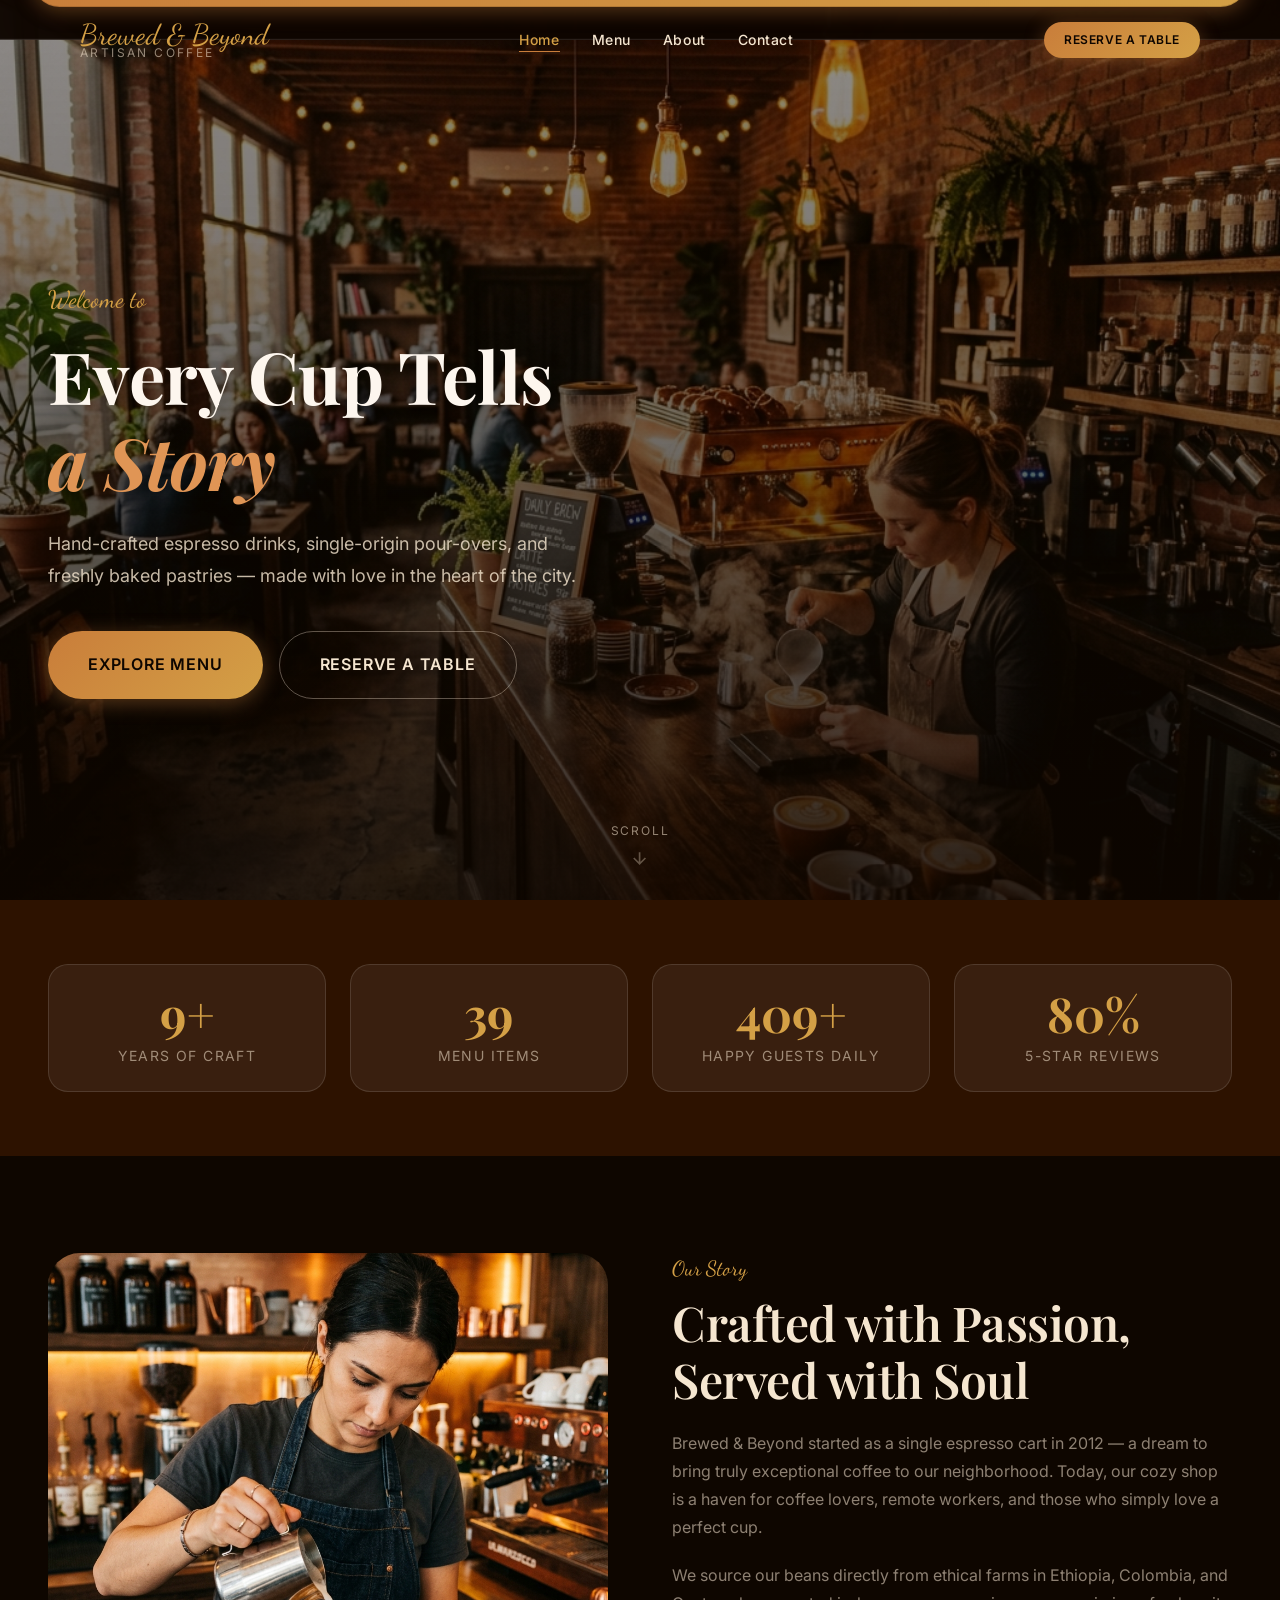
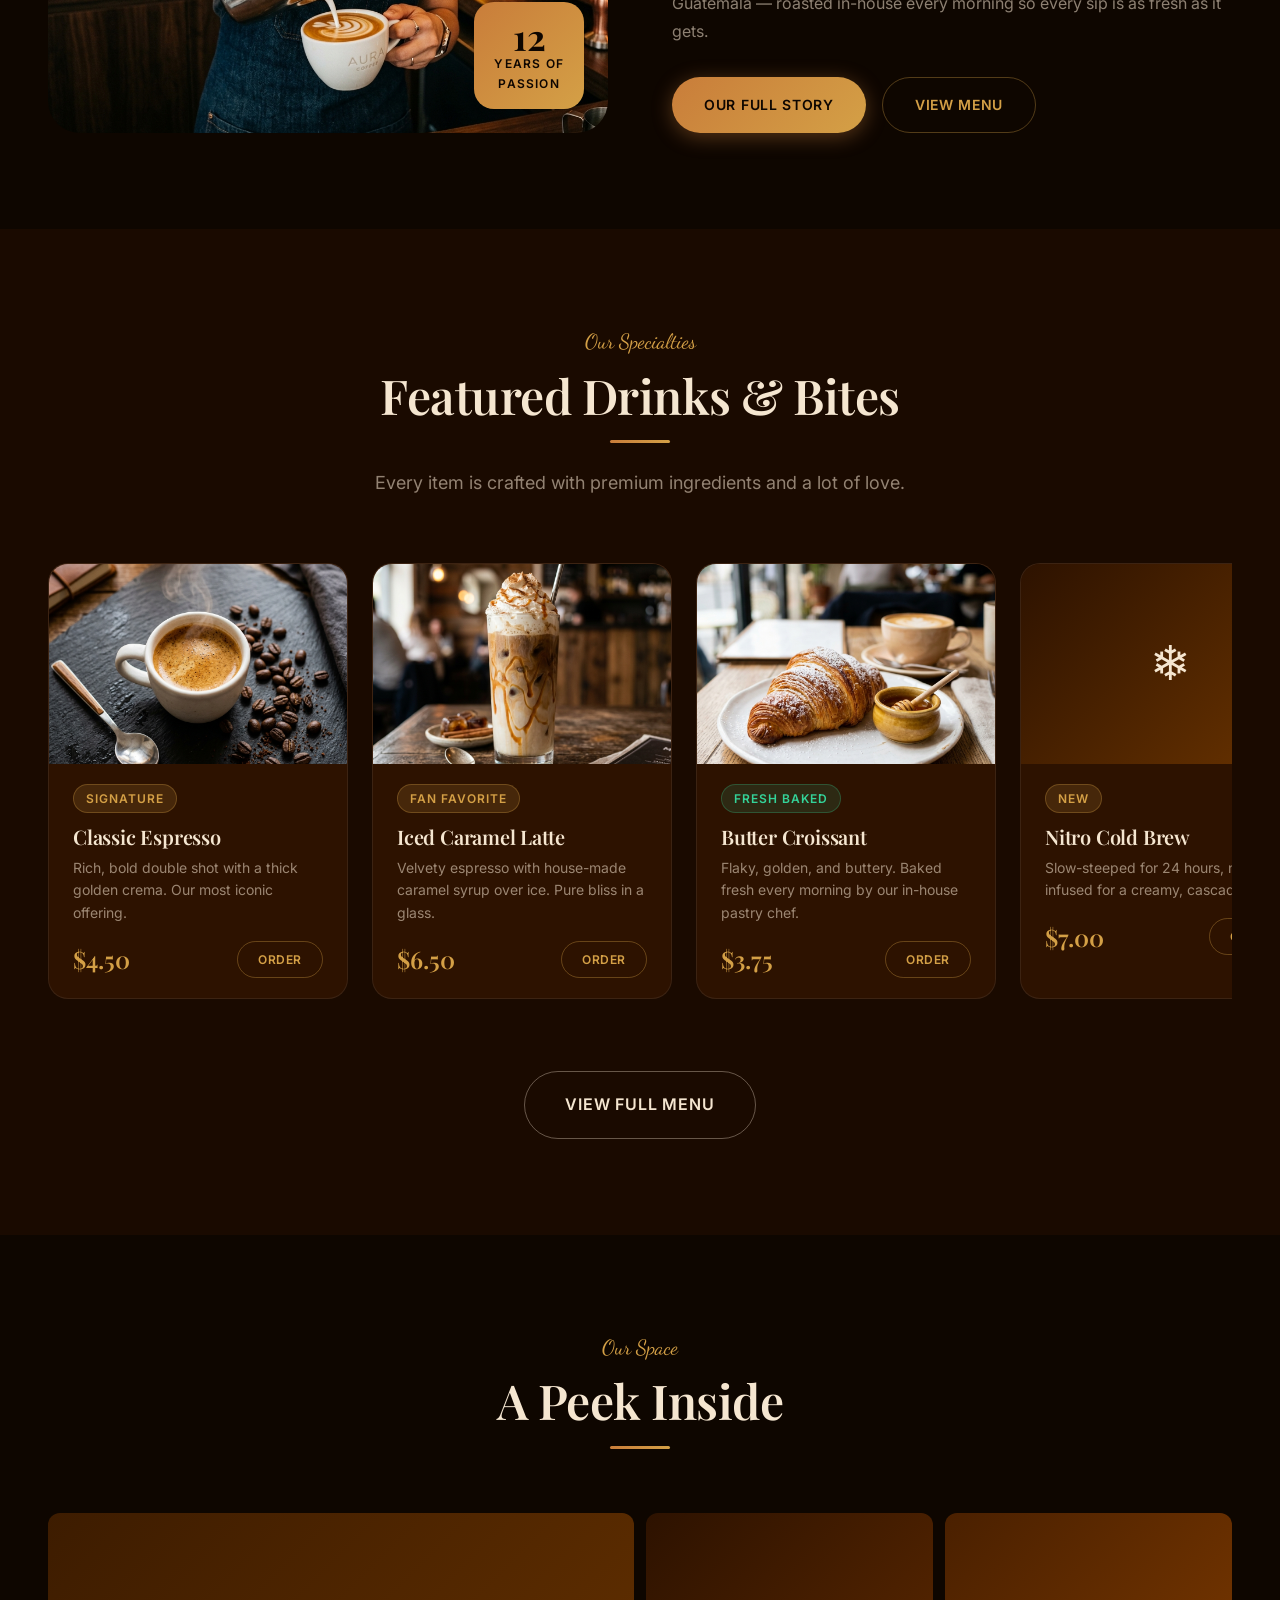
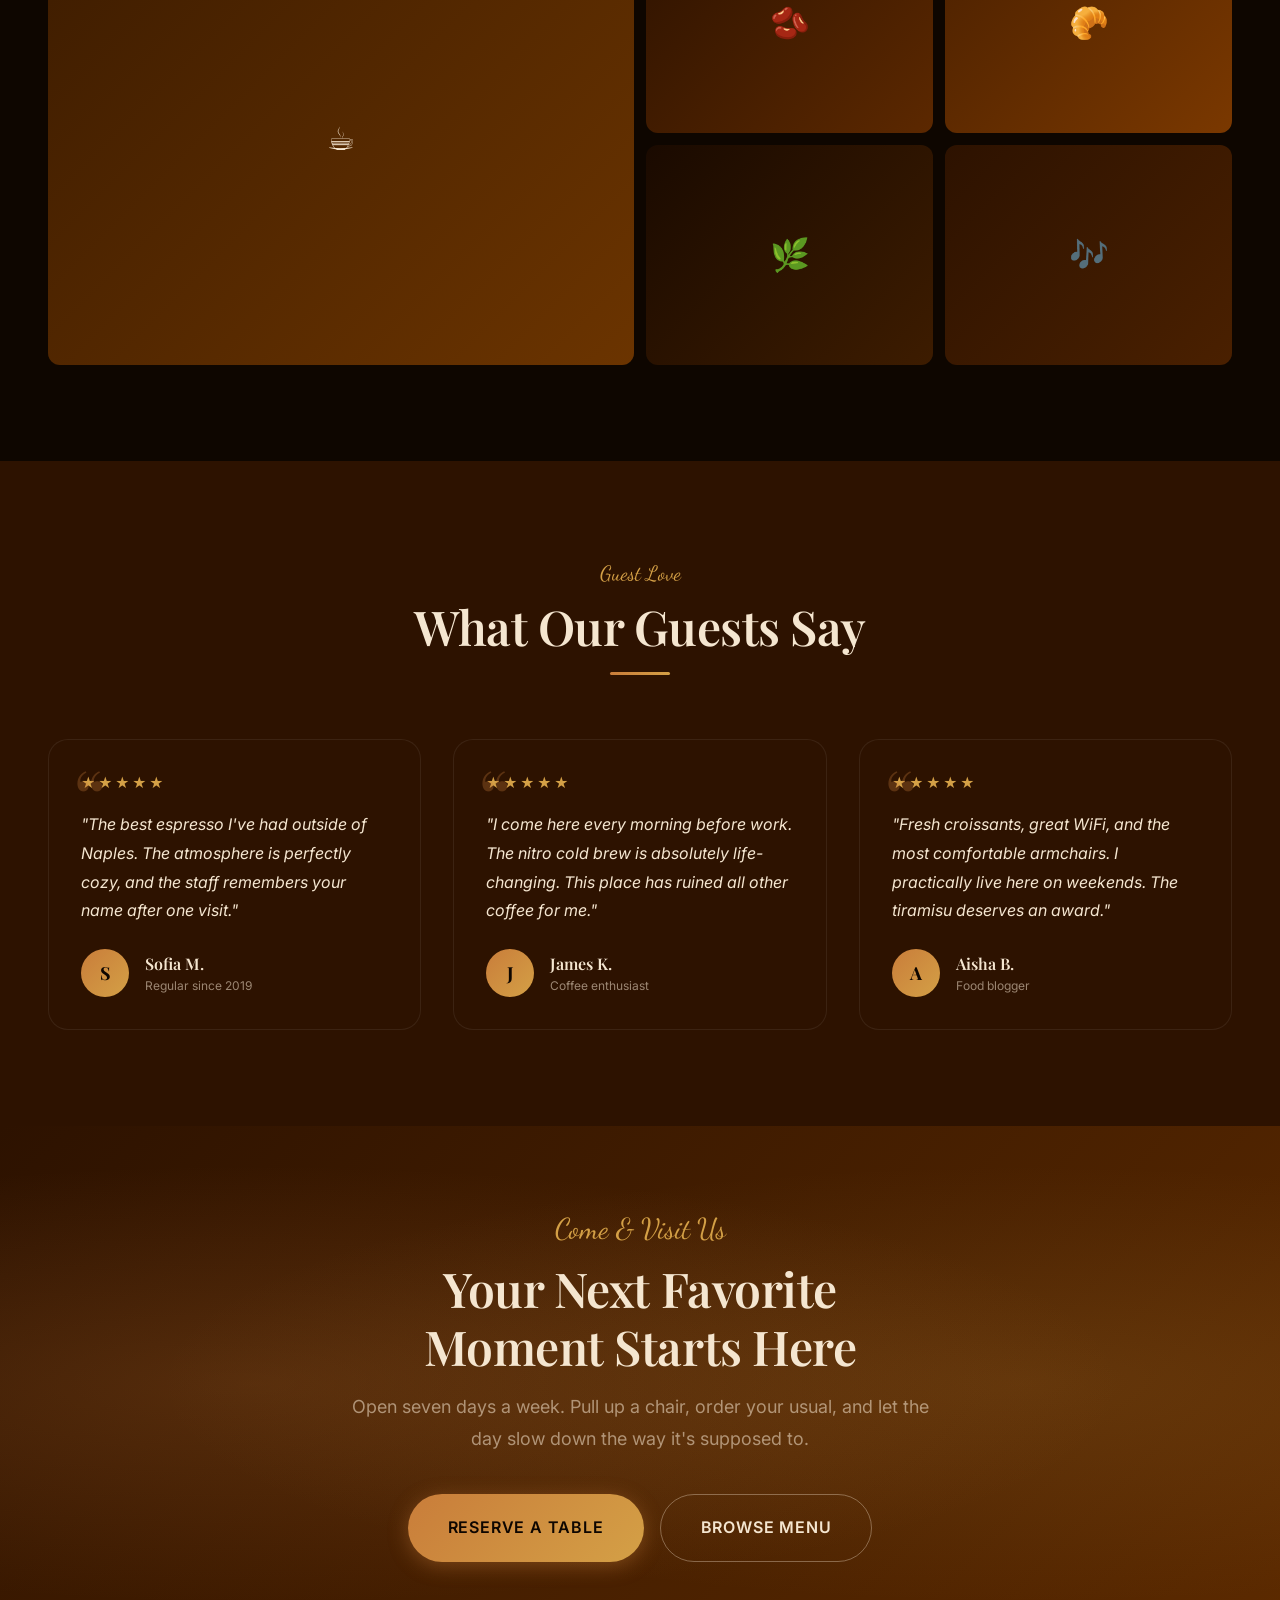
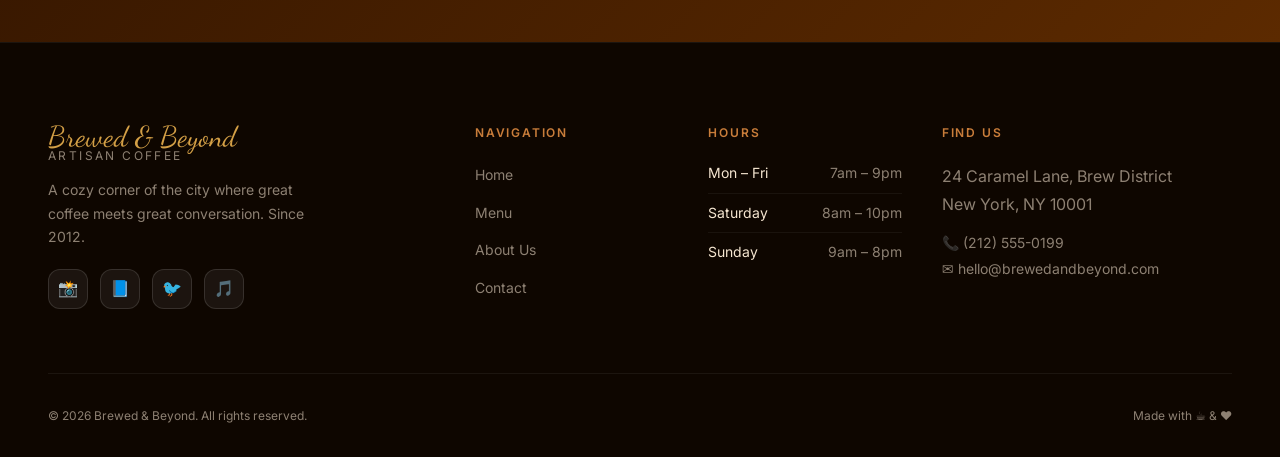
<file: index.html>
<!DOCTYPE html>
<html lang="en">
<head>
  <meta charset="UTF-8">
  <meta name="viewport" content="width=device-width, initial-scale=1.0">
  <title>Brewed & Beyond — Artisan Coffee Shop</title>
  <meta name="description" content="Brewed & Beyond is a premium artisan coffee shop serving hand-crafted espresso, cold brews, and fresh pastries. Visit us for an extraordinary coffee experience.">
  <meta name="theme-color" content="#1a0a00">

  <!-- Open Graph -->
  <meta property="og:title" content="Brewed & Beyond — Artisan Coffee Shop">
  <meta property="og:description" content="Premium artisan coffee, cold brews & freshly baked pastries.">
  <meta property="og:type" content="website">

  <!-- Preload critical assets -->
  <link rel="preload" href="assets/images/hero-bg.png" as="image" fetchpriority="high">

  <!-- Stylesheets -->
  <link rel="stylesheet" href="css/style.css">
  <link rel="stylesheet" href="css/animations.css">
  <link rel="stylesheet" href="css/components.css">

  <!-- Inline filter styles for menu items -->
  <style>
    .filterable-item {
      transition: opacity 0.35s ease, transform 0.35s ease, display 0.35s;
    }
    .hidden-item {
      opacity: 0;
      transform: scale(0.95);
      pointer-events: none;
      position: absolute;
    }
    .show-item {
      opacity: 1;
      transform: scale(1);
    }

    /* About teaser image wrap */
    .about-img-wrap {
      position: relative;
      border-radius: var(--radius-xl);
      overflow: hidden;
    }
    .about-img-wrap img {
      width: 100%;
      height: 480px;
      object-fit: cover;
    }
    .about-float-badge {
      position: absolute;
      bottom: var(--space-6);
      right: var(--space-6);
      background: linear-gradient(135deg, var(--clr-caramel), var(--clr-gold));
      color: var(--clr-espresso);
      padding: var(--space-4) var(--space-5);
      border-radius: var(--radius-lg);
      text-align: center;
      box-shadow: var(--shadow-lg);
    }
    .about-float-badge .big-num {
      font-family: var(--font-heading);
      font-size: var(--text-4xl);
      font-weight: 700;
      line-height: 1;
    }
    .about-float-badge .small-label {
      font-size: var(--text-xs);
      font-weight: 600;
      text-transform: uppercase;
      letter-spacing: 0.1em;
    }

    /* Gallery color placeholders when images are missing */
    .gallery-placeholder {
      width: 100%;
      height: 100%;
      min-height: 200px;
      display: flex;
      align-items: center;
      justify-content: center;
      font-size: 2rem;
    }
    .gp-1 { background: linear-gradient(135deg,#3d1c00,#6b3400); }
    .gp-2 { background: linear-gradient(135deg,#2d1200,#5c2800); }
    .gp-3 { background: linear-gradient(135deg,#4a2000,#7a3800); }
    .gp-4 { background: linear-gradient(135deg,#1a0a00,#3d1c00); }
    .gp-5 { background: linear-gradient(135deg,#2d1200,#4a2000); }
  </style>
</head>
<body>

  <!-- ═══════════════════════ NAVBAR ═══════════════════════════ -->
  <header>
    <nav class="navbar" role="navigation" aria-label="Main navigation">
      <div class="container">
        <a href="index.html" class="nav-logo" aria-label="Brewed & Beyond home">
          <span class="nav-logo-script">Brewed &amp; Beyond</span>
          <span class="nav-logo-sub">Artisan Coffee</span>
        </a>

        <ul class="nav-links" role="list">
          <li><a href="index.html"   class="nav-link" aria-current="page">Home</a></li>
          <li><a href="menu.html"    class="nav-link">Menu</a></li>
          <li><a href="about.html"   class="nav-link">About</a></li>
          <li><a href="contact.html" class="nav-link">Contact</a></li>
        </ul>

        <div style="display:flex;align-items:center;gap:var(--space-4);">
          <a href="contact.html" class="btn btn-primary btn-sm hidden-mobile btn-shimmer">Reserve a Table</a>
          <button class="nav-toggle" id="nav-toggle" aria-label="Toggle mobile menu" aria-expanded="false">
            <span></span><span></span><span></span>
          </button>
        </div>
      </div>
    </nav>

    <!-- Mobile Drawer -->
    <div class="nav-drawer" id="nav-drawer" aria-hidden="true">
      <a href="index.html"   class="nav-link">Home</a>
      <a href="menu.html"    class="nav-link">Menu</a>
      <a href="about.html"   class="nav-link">About</a>
      <a href="contact.html" class="nav-link">Contact</a>
      <a href="contact.html" class="btn btn-primary" style="margin-top:var(--space-4)">Reserve a Table</a>
    </div>
  </header>

  <main id="main-content">

    <!-- ═══════════════════════ HERO ═════════════════════════════ -->
    <section class="hero" aria-label="Hero section">
      <div
        class="hero-parallax-bg"
        style="background-image: url('assets/images/hero-bg.png');"
        role="img"
        aria-label="Cozy coffee shop interior"
      ></div>
      <div class="hero-overlay"></div>

      <div class="container hero-content">
        <span class="hero-eyebrow animate-hero-title">Welcome to</span>
        <h1 class="hero-title animate-hero-sub">
          Every Cup Tells<br><em>a Story</em>
        </h1>
        <p class="hero-desc animate-hero-sub">
          Hand-crafted espresso drinks, single-origin pour-overs, and freshly
          baked pastries — made with love in the heart of the city.
        </p>
        <div class="hero-cta-group animate-hero-cta">
          <a href="menu.html"    class="btn btn-primary btn-lg btn-shimmer">Explore Menu</a>
          <a href="contact.html" class="btn btn-outline btn-lg">Reserve a Table</a>
        </div>
      </div>

      <div class="scroll-indicator" aria-hidden="true">
        <span>Scroll</span>
        <svg viewBox="0 0 24 24" fill="none" stroke="currentColor" stroke-width="2">
          <path d="M12 5v14M5 12l7 7 7-7"/>
        </svg>
      </div>
    </section>

    <!-- ═══════════════════════ STATS ════════════════════════════ -->
    <section class="section-sm bg-roast">
      <div class="container">
        <div class="stats-grid stagger-children">
          <div class="stat-item reveal">
            <div class="stat-number" data-count="12" data-suffix="+">0+</div>
            <div class="stat-label">Years of craft</div>
          </div>
          <div class="stat-item reveal">
            <div class="stat-number" data-count="48" data-suffix="">0</div>
            <div class="stat-label">Menu items</div>
          </div>
          <div class="stat-item reveal">
            <div class="stat-number" data-count="500" data-suffix="+">0+</div>
            <div class="stat-label">Happy guests daily</div>
          </div>
          <div class="stat-item reveal">
            <div class="stat-number" data-count="98" data-suffix="%">0%</div>
            <div class="stat-label">5-star reviews</div>
          </div>
        </div>
      </div>
    </section>

    <!-- ═══════════════════════ ABOUT TEASER ═════════════════════ -->
    <section class="section bg-espresso" id="about-teaser">
      <div class="container">
        <div class="grid-2" style="gap: var(--space-16);">
          <div class="about-img-wrap reveal from-left">
            <img
              src="assets/images/about-barista.png"
              alt="Barista crafting a latte with beautiful latte art"
              width="600"
              height="480"
              loading="lazy"
            >
            <div class="about-float-badge float-badge">
              <div class="big-num">12</div>
              <div class="small-label">Years of<br>Passion</div>
            </div>
          </div>

          <div class="reveal from-right" style="display:flex;flex-direction:column;justify-content:center;">
            <span class="script-text">Our Story</span>
            <h2 style="margin-bottom:var(--space-5);">Crafted with Passion, <br>Served with Soul</h2>
            <p style="margin-bottom:var(--space-5);">
              Brewed &amp; Beyond started as a single espresso cart in 2012 — a dream to bring
              truly exceptional coffee to our neighborhood. Today, our cozy shop is a haven
              for coffee lovers, remote workers, and those who simply love a perfect cup.
            </p>
            <p style="margin-bottom:var(--space-8);">
              We source our beans directly from ethical farms in Ethiopia, Colombia, and
              Guatemala — roasted in-house every morning so every sip is as fresh as it gets.
            </p>
            <div style="display:flex;gap:var(--space-4);flex-wrap:wrap;">
              <a href="about.html" class="btn btn-primary btn-shimmer">Our Full Story</a>
              <a href="menu.html"  class="btn btn-ghost">View Menu</a>
            </div>
          </div>
        </div>
      </div>
    </section>

    <!-- ═══════════════════════ FEATURED MENU ════════════════════ -->
    <section class="section bg-dark" id="featured-menu">
      <div class="container">
        <div class="section-header reveal">
          <span class="script-text">Our Specialties</span>
          <h2>Featured Drinks &amp; Bites</h2>
          <div class="divider"></div>
          <p>Every item is crafted with premium ingredients and a lot of love.</p>
        </div>

        <div class="menu-scroller-wrap">
          <div class="menu-scroller" role="list">

            <!-- Card 1 -->
            <article class="menu-card" role="listitem">
              <div class="menu-card-img-wrap">
                <img class="menu-card-img" src="assets/images/menu-espresso.png" alt="Classic Espresso" loading="lazy">
              </div>
              <div class="menu-card-body">
                <div class="menu-card-tags">
                  <span class="badge badge-gold">Signature</span>
                </div>
                <h3 class="menu-card-name">Classic Espresso</h3>
                <p class="menu-card-desc">Rich, bold double shot with a thick golden crema. Our most iconic offering.</p>
                <div class="menu-card-footer">
                  <span class="menu-card-price">$4.50</span>
                  <a href="menu.html" class="btn btn-ghost btn-sm">Order</a>
                </div>
              </div>
            </article>

            <!-- Card 2 -->
            <article class="menu-card" role="listitem">
              <div class="menu-card-img-wrap">
                <img class="menu-card-img" src="assets/images/menu-latte.png" alt="Iced Caramel Latte" loading="lazy">
              </div>
              <div class="menu-card-body">
                <div class="menu-card-tags">
                  <span class="badge badge-gold">Fan Favorite</span>
                </div>
                <h3 class="menu-card-name">Iced Caramel Latte</h3>
                <p class="menu-card-desc">Velvety espresso with house-made caramel syrup over ice. Pure bliss in a glass.</p>
                <div class="menu-card-footer">
                  <span class="menu-card-price">$6.50</span>
                  <a href="menu.html" class="btn btn-ghost btn-sm">Order</a>
                </div>
              </div>
            </article>

            <!-- Card 3 -->
            <article class="menu-card" role="listitem">
              <div class="menu-card-img-wrap">
                <img class="menu-card-img" src="assets/images/menu-pastry.png" alt="Butter Croissant" loading="lazy">
              </div>
              <div class="menu-card-body">
                <div class="menu-card-tags">
                  <span class="badge badge-green">Fresh Baked</span>
                </div>
                <h3 class="menu-card-name">Butter Croissant</h3>
                <p class="menu-card-desc">Flaky, golden, and buttery. Baked fresh every morning by our in-house pastry chef.</p>
                <div class="menu-card-footer">
                  <span class="menu-card-price">$3.75</span>
                  <a href="menu.html" class="btn btn-ghost btn-sm">Order</a>
                </div>
              </div>
            </article>

            <!-- Card 4 -->
            <article class="menu-card" role="listitem">
              <div class="menu-card-img-wrap" style="height:200px;background:linear-gradient(135deg,#2d1200,#6b3400);display:flex;align-items:center;justify-content:center;font-size:3rem;">
                ❄️
              </div>
              <div class="menu-card-body">
                <div class="menu-card-tags">
                  <span class="badge badge-gold">New</span>
                </div>
                <h3 class="menu-card-name">Nitro Cold Brew</h3>
                <p class="menu-card-desc">Slow-steeped for 24 hours, nitrogen-infused for a creamy, cascading pour.</p>
                <div class="menu-card-footer">
                  <span class="menu-card-price">$7.00</span>
                  <a href="menu.html" class="btn btn-ghost btn-sm">Order</a>
                </div>
              </div>
            </article>

            <!-- Card 5 -->
            <article class="menu-card" role="listitem">
              <div class="menu-card-img-wrap" style="height:200px;background:linear-gradient(135deg,#3d2500,#7a5200);display:flex;align-items:center;justify-content:center;font-size:3rem;">
                🍵
              </div>
              <div class="menu-card-body">
                <div class="menu-card-tags">
                  <span class="badge badge-green">Vegan</span>
                </div>
                <h3 class="menu-card-name">Matcha Oat Latte</h3>
                <p class="menu-card-desc">Ceremonial-grade matcha whisked with creamy oat milk and a hint of vanilla.</p>
                <div class="menu-card-footer">
                  <span class="menu-card-price">$6.00</span>
                  <a href="menu.html" class="btn btn-ghost btn-sm">Order</a>
                </div>
              </div>
            </article>

            <!-- Card 6 -->
            <article class="menu-card" role="listitem">
              <div class="menu-card-img-wrap" style="height:200px;background:linear-gradient(135deg,#1a0a00,#4a1000);display:flex;align-items:center;justify-content:center;font-size:3rem;">
                🍰
              </div>
              <div class="menu-card-body">
                <div class="menu-card-tags">
                  <span class="badge badge-red">Limited</span>
                </div>
                <h3 class="menu-card-name">Tiramisu Slice</h3>
                <p class="menu-card-desc">House-made Italian tiramisu with our own espresso soak. Available until sold out.</p>
                <div class="menu-card-footer">
                  <span class="menu-card-price">$5.50</span>
                  <a href="menu.html" class="btn btn-ghost btn-sm">Order</a>
                </div>
              </div>
            </article>

          </div>
        </div>

        <div style="text-align:center;margin-top:var(--space-12);">
          <a href="menu.html" class="btn btn-outline btn-lg">View Full Menu</a>
        </div>
      </div>
    </section>

    <!-- ═══════════════════════ GALLERY ══════════════════════════ -->
    <section class="section bg-espresso" id="gallery">
      <div class="container">
        <div class="section-header reveal">
          <span class="script-text">Our Space</span>
          <h2>A Peek Inside</h2>
          <div class="divider"></div>
        </div>

        <div class="gallery-grid">
          <div class="gallery-item reveal">
            <div class="gallery-placeholder gp-1">☕</div>
          </div>
          <div class="gallery-item reveal">
            <div class="gallery-placeholder gp-2">🫘</div>
          </div>
          <div class="gallery-item reveal">
            <div class="gallery-placeholder gp-3">🥐</div>
          </div>
          <div class="gallery-item reveal">
            <div class="gallery-placeholder gp-4">🌿</div>
          </div>
          <div class="gallery-item reveal">
            <div class="gallery-placeholder gp-5">🎶</div>
          </div>
        </div>
      </div>
    </section>

    <!-- ═══════════════════════ TESTIMONIALS ═════════════════════ -->
    <section class="section bg-roast" id="testimonials">
      <div class="container">
        <div class="section-header reveal">
          <span class="script-text">Guest Love</span>
          <h2>What Our Guests Say</h2>
          <div class="divider"></div>
        </div>

        <div class="grid-3 stagger-children">

          <div class="testimonial-card reveal">
            <div class="stars" aria-label="5 out of 5 stars">
              <span class="star">★</span><span class="star">★</span><span class="star">★</span><span class="star">★</span><span class="star">★</span>
            </div>
            <p class="testimonial-text">
              "The best espresso I've had outside of Naples. The atmosphere is
              perfectly cozy, and the staff remembers your name after one visit."
            </p>
            <div class="testimonial-author">
              <div class="testimonial-avatar-placeholder" aria-hidden="true">S</div>
              <div>
                <div class="testimonial-name">Sofia M.</div>
                <div class="testimonial-role">Regular since 2019</div>
              </div>
            </div>
          </div>

          <div class="testimonial-card reveal">
            <div class="stars" aria-label="5 out of 5 stars">
              <span class="star">★</span><span class="star">★</span><span class="star">★</span><span class="star">★</span><span class="star">★</span>
            </div>
            <p class="testimonial-text">
              "I come here every morning before work. The nitro cold brew is
              absolutely life-changing. This place has ruined all other coffee for me."
            </p>
            <div class="testimonial-author">
              <div class="testimonial-avatar-placeholder" aria-hidden="true">J</div>
              <div>
                <div class="testimonial-name">James K.</div>
                <div class="testimonial-role">Coffee enthusiast</div>
              </div>
            </div>
          </div>

          <div class="testimonial-card reveal">
            <div class="stars" aria-label="5 out of 5 stars">
              <span class="star">★</span><span class="star">★</span><span class="star">★</span><span class="star">★</span><span class="star">★</span>
            </div>
            <p class="testimonial-text">
              "Fresh croissants, great WiFi, and the most comfortable armchairs.
              I practically live here on weekends. The tiramisu deserves an award."
            </p>
            <div class="testimonial-author">
              <div class="testimonial-avatar-placeholder" aria-hidden="true">A</div>
              <div>
                <div class="testimonial-name">Aisha B.</div>
                <div class="testimonial-role">Food blogger</div>
              </div>
            </div>
          </div>

        </div>
      </div>
    </section>

    <!-- ═══════════════════════ CTA BANNER ═══════════════════════ -->
    <section class="cta-banner" aria-label="Visit us call to action">
      <div class="container" style="position:relative;z-index:1;">
        <div class="reveal">
          <span class="script-text" style="font-size:1.8rem;">Come &amp; Visit Us</span>
          <h2>Your Next Favorite<br>Moment Starts Here</h2>
          <p style="margin:var(--space-4) auto var(--space-10);">
            Open seven days a week. Pull up a chair, order your usual, and
            let the day slow down the way it's supposed to.
          </p>
          <div style="display:flex;gap:var(--space-4);justify-content:center;flex-wrap:wrap;">
            <a href="contact.html" class="btn btn-primary btn-lg btn-shimmer">Reserve a Table</a>
            <a href="menu.html"    class="btn btn-outline btn-lg">Browse Menu</a>
          </div>
        </div>
      </div>
    </section>

  </main>

  <!-- ═══════════════════════ FOOTER ═══════════════════════════ -->
  <footer class="footer" role="contentinfo">
    <div class="container">
      <div class="footer-grid">
        <div class="footer-brand">
          <a href="index.html" class="nav-logo">
            <span class="nav-logo-script">Brewed &amp; Beyond</span>
            <span class="nav-logo-sub">Artisan Coffee</span>
          </a>
          <p>A cozy corner of the city where great coffee meets great conversation. Since 2012.</p>
          <div class="social-links" role="list" aria-label="Social media links">
            <a href="#" class="social-link" role="listitem" aria-label="Instagram">📸</a>
            <a href="#" class="social-link" role="listitem" aria-label="Facebook">📘</a>
            <a href="#" class="social-link" role="listitem" aria-label="Twitter">🐦</a>
            <a href="#" class="social-link" role="listitem" aria-label="TikTok">🎵</a>
          </div>
        </div>

        <div>
          <div class="footer-heading">Navigation</div>
          <ul class="footer-links" role="list">
            <li><a href="index.html"   class="footer-link">Home</a></li>
            <li><a href="menu.html"    class="footer-link">Menu</a></li>
            <li><a href="about.html"   class="footer-link">About Us</a></li>
            <li><a href="contact.html" class="footer-link">Contact</a></li>
          </ul>
        </div>

        <div>
          <div class="footer-heading">Hours</div>
          <div class="hours-list">
            <div class="hours-row"><span class="day">Mon – Fri</span><span>7am – 9pm</span></div>
            <div class="hours-row"><span class="day">Saturday</span><span>8am – 10pm</span></div>
            <div class="hours-row"><span class="day">Sunday</span><span>9am – 8pm</span></div>
          </div>
        </div>

        <div>
          <div class="footer-heading">Find Us</div>
          <address style="font-style:normal;">
            <p style="max-width:none;margin-bottom:var(--space-3);">
              24 Caramel Lane, Brew District<br>
              New York, NY 10001
            </p>
            <a href="tel:+12125550199" class="footer-link">📞 (212) 555-0199</a><br>
            <a href="mailto:hello@brewedandbeyond.com" class="footer-link">✉️ hello@brewedandbeyond.com</a>
          </address>
        </div>
      </div>

      <div class="footer-bottom">
        <span>© 2026 Brewed &amp; Beyond. All rights reserved.</span>
        <span>Made with ☕ &amp; ❤️</span>
      </div>
    </div>
  </footer>

  <script src="js/main.js"></script>
</body>
</html>
</file>
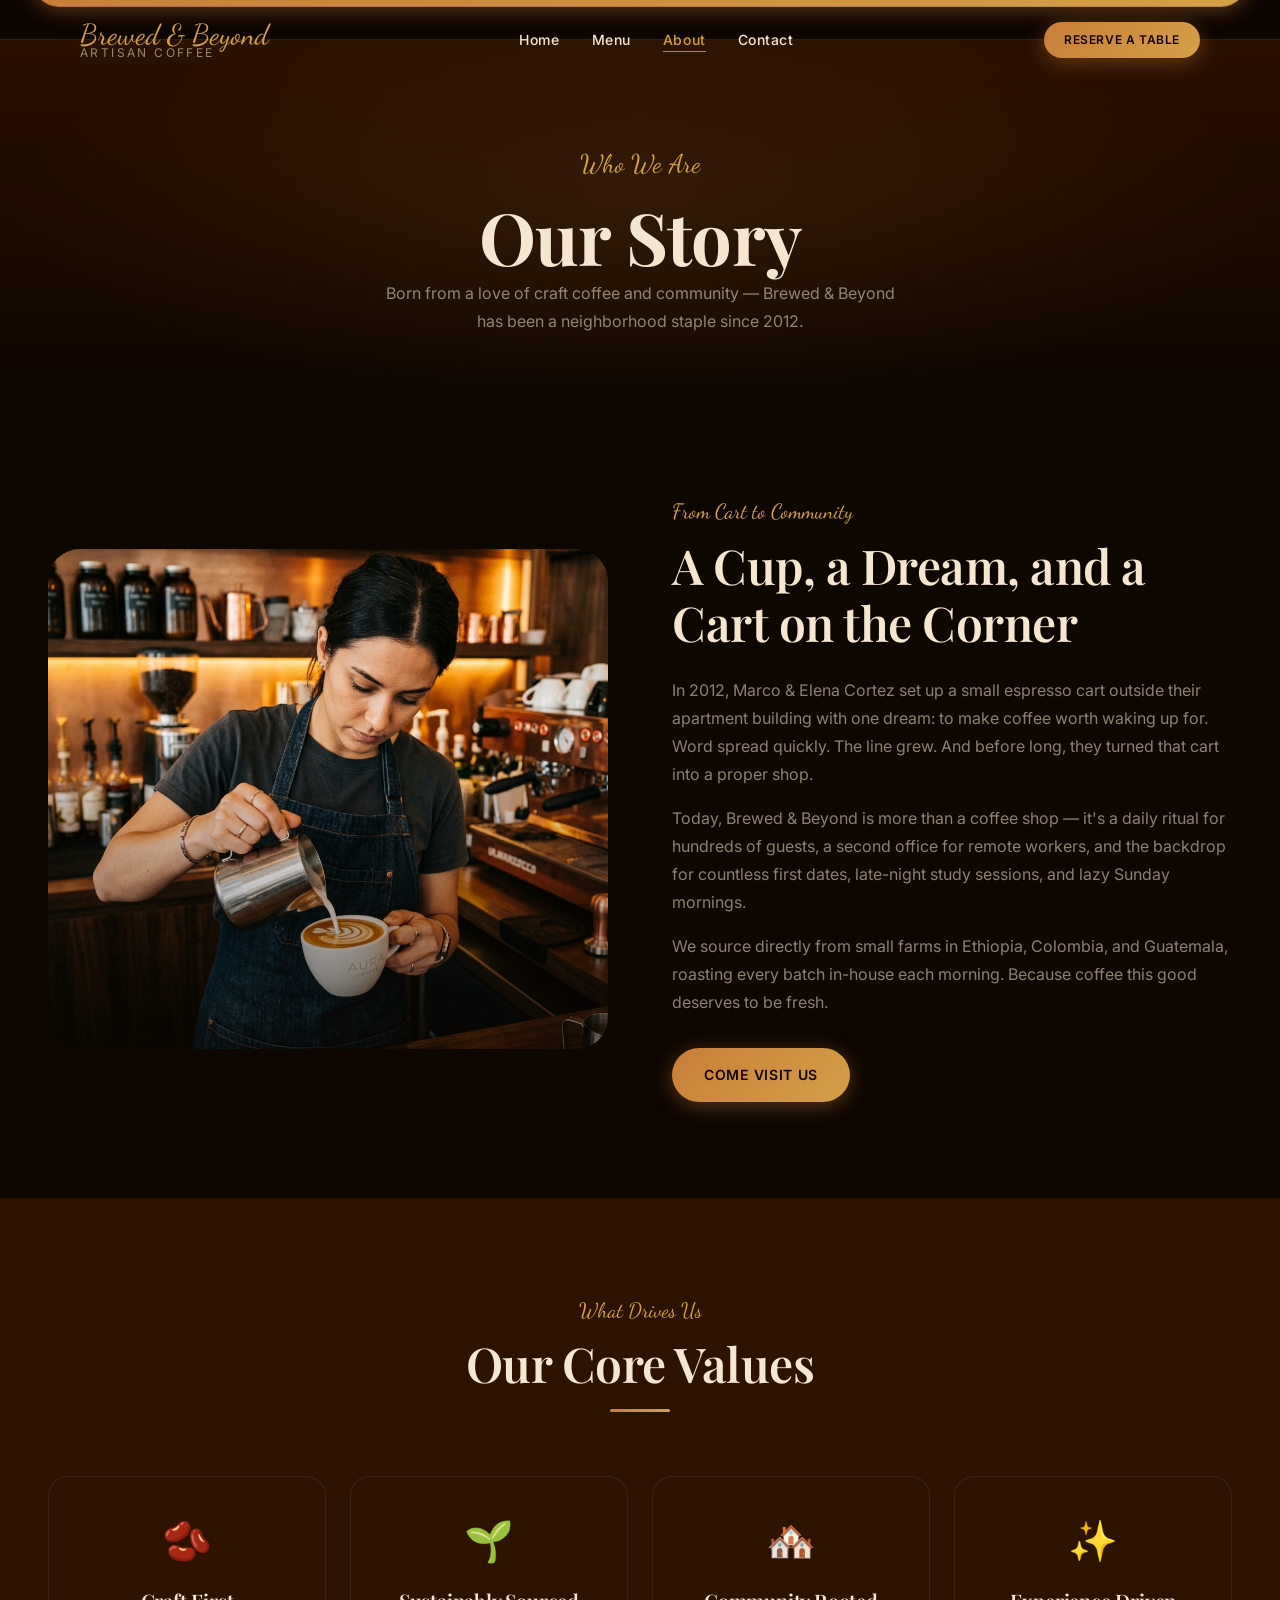
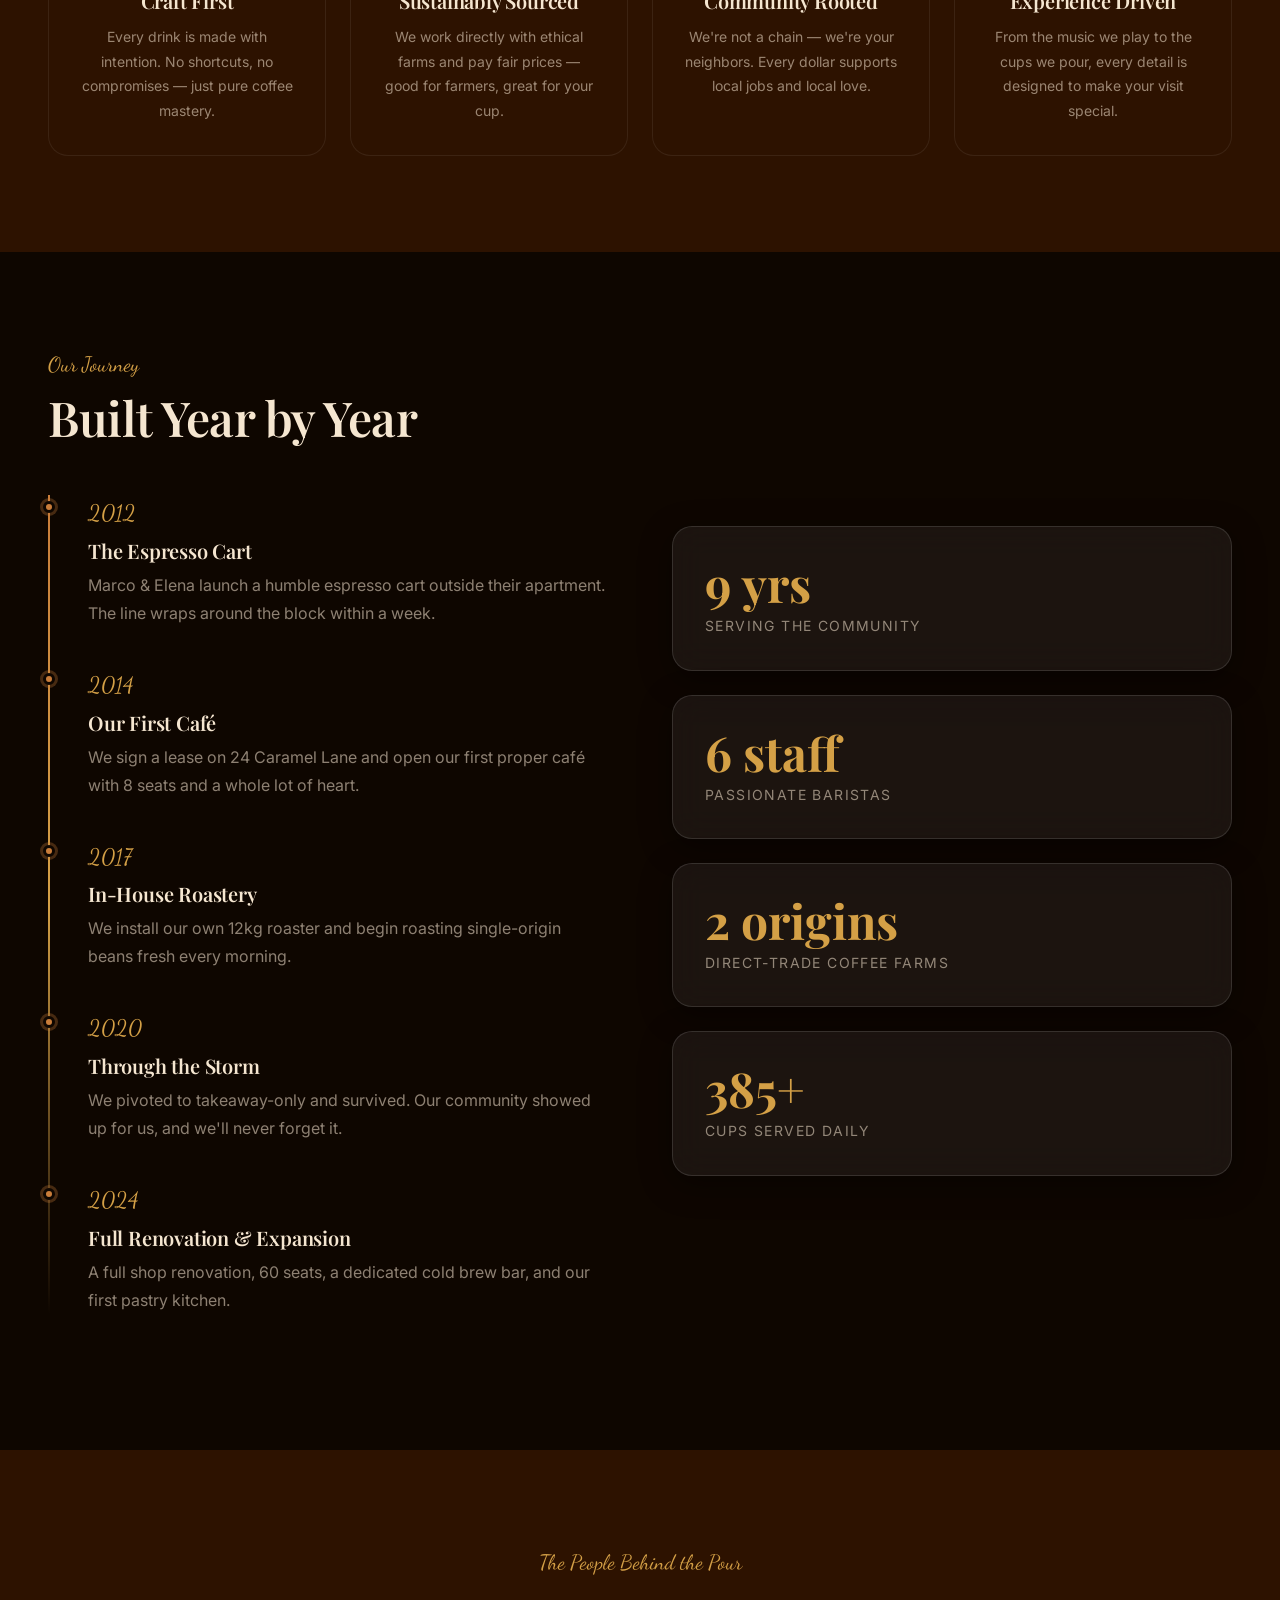
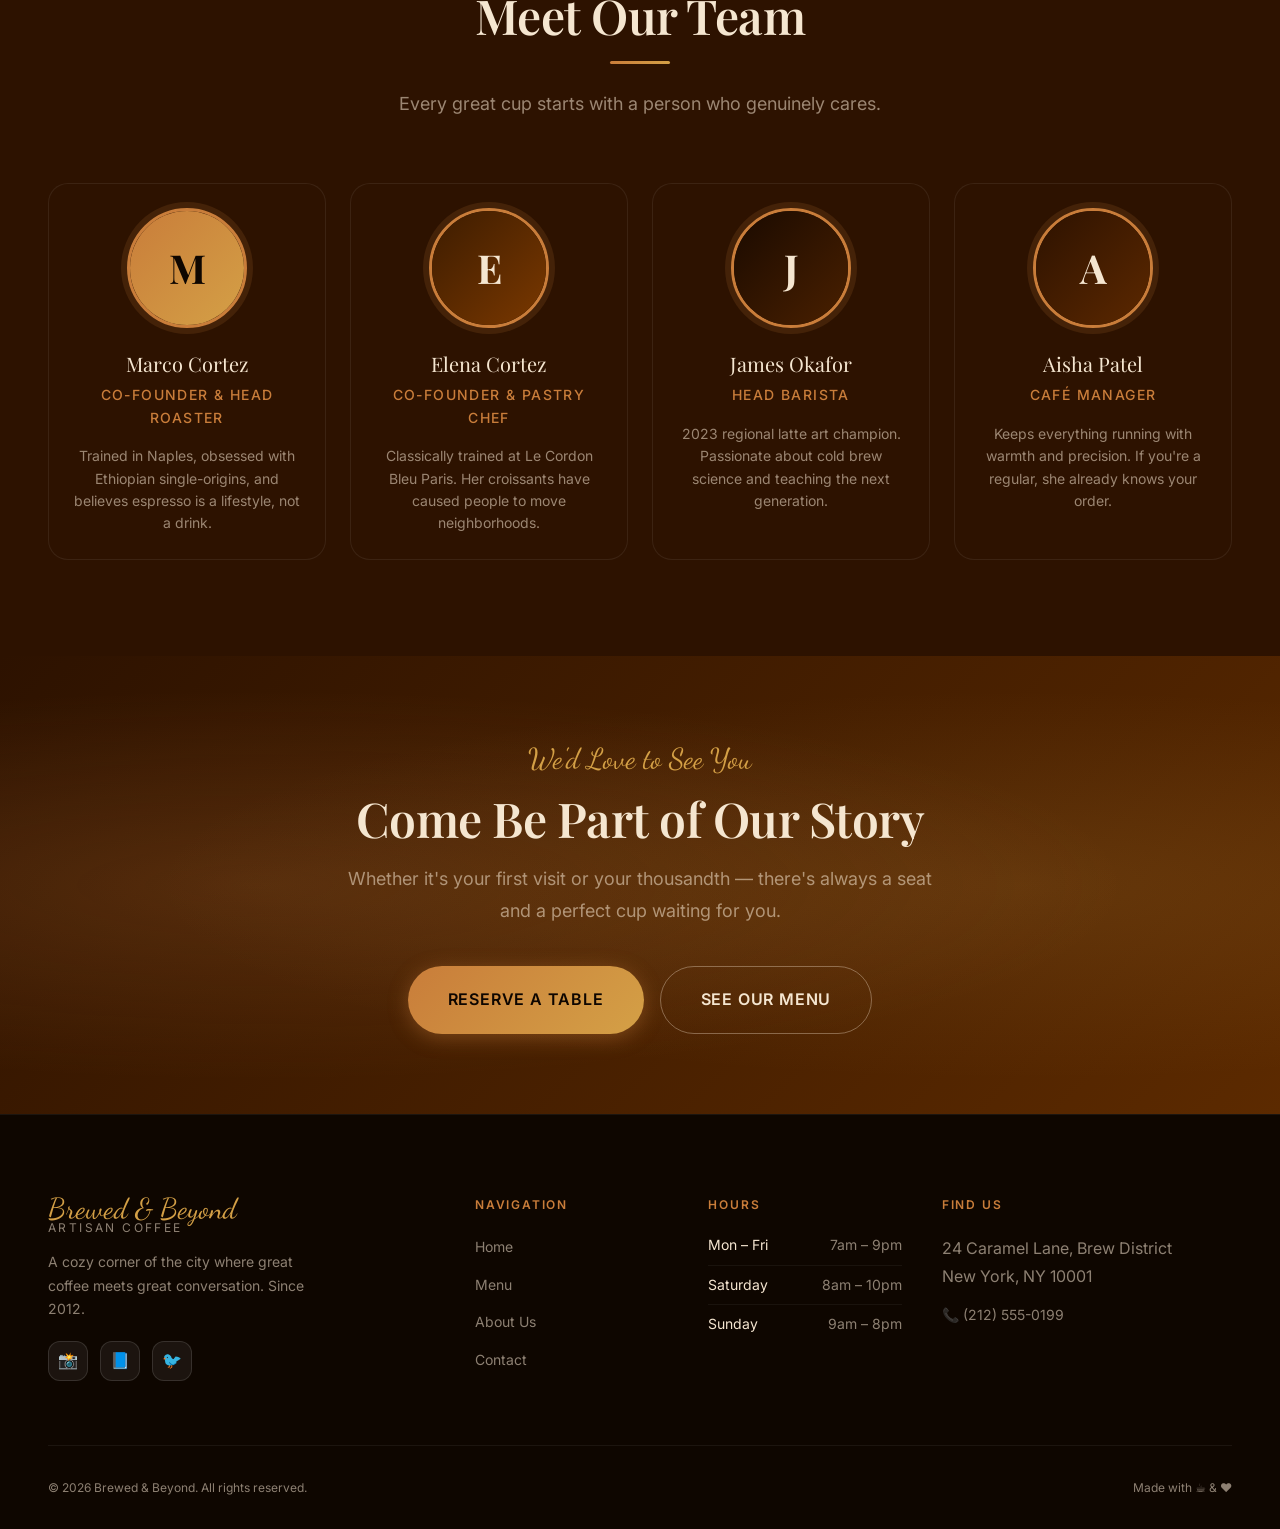
<file: about.html>
<!DOCTYPE html>
<html lang="en">
<head>
  <meta charset="UTF-8">
  <meta name="viewport" content="width=device-width, initial-scale=1.0">
  <title>About Us — Brewed & Beyond</title>
  <meta name="description" content="Learn the story behind Brewed & Beyond — from a humble espresso cart to a beloved neighborhood coffee destination since 2012.">
  <meta name="theme-color" content="#1a0a00">

  <link rel="stylesheet" href="css/style.css">
  <link rel="stylesheet" href="css/animations.css">
  <link rel="stylesheet" href="css/components.css">

  <style>
    .values-grid {
      display: grid;
      grid-template-columns: repeat(auto-fill, minmax(240px, 1fr));
      gap: var(--space-6);
    }

    .value-card {
      padding: var(--space-8);
      border-radius: var(--radius-lg);
      background: var(--clr-roast);
      border: 1px solid rgba(255,255,255,0.07);
      text-align: center;
      transition: transform var(--dur-base) var(--ease-out);
    }

    .value-card:hover {
      transform: translateY(-6px);
    }

    .value-icon {
      font-size: 2.5rem;
      margin-bottom: var(--space-4);
      display: block;
    }

    .value-card h3 {
      font-size: var(--text-xl);
      margin-bottom: var(--space-3);
    }

    .value-card p {
      font-size: var(--text-sm);
      max-width: none;
    }

    /* Timeline */
    .timeline {
      position: relative;
      padding-left: var(--space-10);
    }

    .timeline::before {
      content: '';
      position: absolute;
      left: 0;
      top: 0;
      bottom: 0;
      width: 2px;
      background: linear-gradient(to bottom, var(--clr-caramel), var(--clr-gold), transparent);
    }

    .timeline-item {
      position: relative;
      margin-bottom: var(--space-10);
    }

    .timeline-item::before {
      content: '';
      position: absolute;
      left: calc(var(--space-10) * -1 - 5px);
      top: 6px;
      width: 12px;
      height: 12px;
      border-radius: 50%;
      background: var(--clr-caramel);
      border: 3px solid var(--clr-espresso);
      box-shadow: 0 0 0 3px rgba(201,125,58,0.3);
    }

    .timeline-year {
      font-family: var(--font-script);
      font-size: 1.4rem;
      color: var(--clr-gold);
      margin-bottom: var(--space-2);
    }

    .timeline-item h3 {
      font-size: var(--text-xl);
      margin-bottom: var(--space-2);
    }

    .timeline-item p {
      max-width: 55ch;
    }

    /* Team avatar placeholder gradients */
    .avatar-bg-1 { background: linear-gradient(135deg,#c97d3a,#d4a046); }
    .avatar-bg-2 { background: linear-gradient(135deg,#3d1c00,#7a3800); }
    .avatar-bg-3 { background: linear-gradient(135deg,#1a0a00,#4a2000); }
    .avatar-bg-4 { background: linear-gradient(135deg,#2d1200,#5c2800); }

    .avatar-placeholder {
      width: 100%;
      height: 100%;
      display: flex;
      align-items: center;
      justify-content: center;
      font-family: var(--font-heading);
      font-size: 2.5rem;
      font-weight: 700;
      color: var(--clr-espresso);
    }

    .avatar-placeholder.light {
      color: var(--clr-cream);
    }
  </style>
</head>
<body>

  <!-- ═══════════════════════ NAVBAR ═══════════════════════════ -->
  <header>
    <nav class="navbar" role="navigation" aria-label="Main navigation">
      <div class="container">
        <a href="index.html" class="nav-logo" aria-label="Brewed & Beyond home">
          <span class="nav-logo-script">Brewed &amp; Beyond</span>
          <span class="nav-logo-sub">Artisan Coffee</span>
        </a>
        <ul class="nav-links" role="list">
          <li><a href="index.html"   class="nav-link">Home</a></li>
          <li><a href="menu.html"    class="nav-link">Menu</a></li>
          <li><a href="about.html"   class="nav-link" aria-current="page">About</a></li>
          <li><a href="contact.html" class="nav-link">Contact</a></li>
        </ul>
        <div style="display:flex;align-items:center;gap:var(--space-4);">
          <a href="contact.html" class="btn btn-primary btn-sm hidden-mobile btn-shimmer">Reserve a Table</a>
          <button class="nav-toggle" id="nav-toggle" aria-label="Toggle mobile menu" aria-expanded="false">
            <span></span><span></span><span></span>
          </button>
        </div>
      </div>
    </nav>
    <div class="nav-drawer" id="nav-drawer">
      <a href="index.html"   class="nav-link">Home</a>
      <a href="menu.html"    class="nav-link">Menu</a>
      <a href="about.html"   class="nav-link">About</a>
      <a href="contact.html" class="nav-link">Contact</a>
      <a href="contact.html" class="btn btn-primary" style="margin-top:var(--space-4)">Reserve a Table</a>
    </div>
  </header>

  <main>

    <!-- ═══════════════════════ PAGE HERO ════════════════════════ -->
    <section class="page-hero">
      <div class="container">
        <span class="script-text animate-hero-title">Who We Are</span>
        <h1 class="animate-hero-sub">Our Story</h1>
        <p class="animate-hero-sub" style="margin-inline:auto;max-width:52ch;">
          Born from a love of craft coffee and community — Brewed &amp; Beyond
          has been a neighborhood staple since 2012.
        </p>
      </div>
    </section>

    <!-- ═══════════════════════ STORY SECTION ════════════════════ -->
    <section class="section bg-espresso">
      <div class="container">
        <div class="grid-2" style="gap:var(--space-16);">
          <div class="reveal from-left">
            <div style="border-radius:var(--radius-xl);overflow:hidden;height:500px;position:relative;">
              <img
                src="assets/images/about-barista.png"
                alt="Our founder Marco creating latte art"
                style="width:100%;height:100%;object-fit:cover;"
                loading="lazy"
              >
              <div style="position:absolute;inset:0;background:linear-gradient(to top,rgba(14,6,0,0.5) 0%,transparent 60%);"></div>
            </div>
          </div>

          <div class="reveal from-right" style="display:flex;flex-direction:column;justify-content:center;">
            <span class="script-text">From Cart to Community</span>
            <h2 style="margin-bottom:var(--space-6);">A Cup, a Dream, and a Cart on the Corner</h2>
            <p style="margin-bottom:var(--space-4);">
              In 2012, Marco &amp; Elena Cortez set up a small espresso cart outside
              their apartment building with one dream: to make coffee worth
              waking up for. Word spread quickly. The line grew. And before
              long, they turned that cart into a proper shop.
            </p>
            <p style="margin-bottom:var(--space-4);">
              Today, Brewed &amp; Beyond is more than a coffee shop — it's a daily ritual
              for hundreds of guests, a second office for remote workers, and the
              backdrop for countless first dates, late-night study sessions, and
              lazy Sunday mornings.
            </p>
            <p style="margin-bottom:var(--space-8);">
              We source directly from small farms in Ethiopia, Colombia, and Guatemala,
              roasting every batch in-house each morning. Because coffee this good
              deserves to be fresh.
            </p>
            <a href="contact.html" class="btn btn-primary btn-shimmer" style="align-self:flex-start;">
              Come Visit Us
            </a>
          </div>
        </div>
      </div>
    </section>

    <!-- ═══════════════════════ VALUES ════════════════════════════ -->
    <section class="section bg-roast">
      <div class="container">
        <div class="section-header reveal">
          <span class="script-text">What Drives Us</span>
          <h2>Our Core Values</h2>
          <div class="divider"></div>
        </div>

        <div class="values-grid stagger-children">
          <div class="value-card reveal">
            <span class="value-icon">🫘</span>
            <h3>Craft First</h3>
            <p>Every drink is made with intention. No shortcuts, no compromises — just pure coffee mastery.</p>
          </div>
          <div class="value-card reveal">
            <span class="value-icon">🌱</span>
            <h3>Sustainably Sourced</h3>
            <p>We work directly with ethical farms and pay fair prices — good for farmers, great for your cup.</p>
          </div>
          <div class="value-card reveal">
            <span class="value-icon">🏘️</span>
            <h3>Community Rooted</h3>
            <p>We're not a chain — we're your neighbors. Every dollar supports local jobs and local love.</p>
          </div>
          <div class="value-card reveal">
            <span class="value-icon">✨</span>
            <h3>Experience Driven</h3>
            <p>From the music we play to the cups we pour, every detail is designed to make your visit special.</p>
          </div>
        </div>
      </div>
    </section>

    <!-- ═══════════════════════ TIMELINE ══════════════════════════ -->
    <section class="section bg-espresso">
      <div class="container">
        <div class="grid-2" style="gap:var(--space-16);">
          <div class="reveal">
            <span class="script-text">Our Journey</span>
            <h2 style="margin-bottom:var(--space-12);">Built Year by Year</h2>

            <div class="timeline">
              <div class="timeline-item">
                <div class="timeline-year">2012</div>
                <h3>The Espresso Cart</h3>
                <p>Marco &amp; Elena launch a humble espresso cart outside their apartment. The line wraps around the block within a week.</p>
              </div>
              <div class="timeline-item">
                <div class="timeline-year">2014</div>
                <h3>Our First Café</h3>
                <p>We sign a lease on 24 Caramel Lane and open our first proper café with 8 seats and a whole lot of heart.</p>
              </div>
              <div class="timeline-item">
                <div class="timeline-year">2017</div>
                <h3>In-House Roastery</h3>
                <p>We install our own 12kg roaster and begin roasting single-origin beans fresh every morning.</p>
              </div>
              <div class="timeline-item">
                <div class="timeline-year">2020</div>
                <h3>Through the Storm</h3>
                <p>We pivoted to takeaway-only and survived. Our community showed up for us, and we'll never forget it.</p>
              </div>
              <div class="timeline-item">
                <div class="timeline-year">2024</div>
                <h3>Full Renovation &amp; Expansion</h3>
                <p>A full shop renovation, 60 seats, a dedicated cold brew bar, and our first pastry kitchen.</p>
              </div>
            </div>
          </div>

          <!-- Stats -->
          <div class="reveal from-right" style="display:flex;flex-direction:column;justify-content:center;gap:var(--space-6);">
            <div class="glass-card" style="padding:var(--space-8);">
              <div class="stat-number" data-count="12" data-suffix=" yrs" style="font-size:var(--text-5xl);color:var(--clr-gold);">0 yrs</div>
              <div class="stat-label">Serving the community</div>
            </div>
            <div class="glass-card" style="padding:var(--space-8);">
              <div class="stat-number" data-count="8" data-suffix=" staff" style="font-size:var(--text-5xl);color:var(--clr-gold);">0 staff</div>
              <div class="stat-label">Passionate baristas</div>
            </div>
            <div class="glass-card" style="padding:var(--space-8);">
              <div class="stat-number" data-count="3" data-suffix=" origins" style="font-size:var(--text-5xl);color:var(--clr-gold);">0 origins</div>
              <div class="stat-label">Direct-trade coffee farms</div>
            </div>
            <div class="glass-card" style="padding:var(--space-8);">
              <div class="stat-number" data-count="500" data-suffix="+" style="font-size:var(--text-5xl);color:var(--clr-gold);">0+</div>
              <div class="stat-label">Cups served daily</div>
            </div>
          </div>
        </div>
      </div>
    </section>

    <!-- ═══════════════════════ TEAM ══════════════════════════════ -->
    <section class="section bg-roast">
      <div class="container">
        <div class="section-header reveal">
          <span class="script-text">The People Behind the Pour</span>
          <h2>Meet Our Team</h2>
          <div class="divider"></div>
          <p>Every great cup starts with a person who genuinely cares.</p>
        </div>

        <div class="grid-4 stagger-children">

          <div class="team-card reveal">
            <div class="team-avatar-wrap">
              <div class="avatar-placeholder avatar-bg-1">M</div>
            </div>
            <div class="team-name">Marco Cortez</div>
            <div class="team-role">Co-Founder &amp; Head Roaster</div>
            <p class="team-bio">Trained in Naples, obsessed with Ethiopian single-origins, and believes espresso is a lifestyle, not a drink.</p>
          </div>

          <div class="team-card reveal">
            <div class="team-avatar-wrap">
              <div class="avatar-placeholder avatar-bg-2 light">E</div>
            </div>
            <div class="team-name">Elena Cortez</div>
            <div class="team-role">Co-Founder &amp; Pastry Chef</div>
            <p class="team-bio">Classically trained at Le Cordon Bleu Paris. Her croissants have caused people to move neighborhoods.</p>
          </div>

          <div class="team-card reveal">
            <div class="team-avatar-wrap">
              <div class="avatar-placeholder avatar-bg-3 light">J</div>
            </div>
            <div class="team-name">James Okafor</div>
            <div class="team-role">Head Barista</div>
            <p class="team-bio">2023 regional latte art champion. Passionate about cold brew science and teaching the next generation.</p>
          </div>

          <div class="team-card reveal">
            <div class="team-avatar-wrap">
              <div class="avatar-placeholder avatar-bg-4 light">A</div>
            </div>
            <div class="team-name">Aisha Patel</div>
            <div class="team-role">Café Manager</div>
            <p class="team-bio">Keeps everything running with warmth and precision. If you're a regular, she already knows your order.</p>
          </div>

        </div>
      </div>
    </section>

    <!-- CTA -->
    <section class="cta-banner">
      <div class="container" style="position:relative;z-index:1;">
        <div class="reveal">
          <span class="script-text" style="font-size:1.8rem;">We'd Love to See You</span>
          <h2>Come Be Part of Our Story</h2>
          <p style="margin:var(--space-4) auto var(--space-10);">
            Whether it's your first visit or your thousandth — there's always a seat and a perfect cup waiting for you.
          </p>
          <div style="display:flex;gap:var(--space-4);justify-content:center;flex-wrap:wrap;">
            <a href="contact.html" class="btn btn-primary btn-lg btn-shimmer">Reserve a Table</a>
            <a href="menu.html"    class="btn btn-outline btn-lg">See Our Menu</a>
          </div>
        </div>
      </div>
    </section>

  </main>

  <!-- FOOTER -->
  <footer class="footer" role="contentinfo">
    <div class="container">
      <div class="footer-grid">
        <div class="footer-brand">
          <a href="index.html" class="nav-logo">
            <span class="nav-logo-script">Brewed &amp; Beyond</span>
            <span class="nav-logo-sub">Artisan Coffee</span>
          </a>
          <p>A cozy corner of the city where great coffee meets great conversation. Since 2012.</p>
          <div class="social-links">
            <a href="#" class="social-link" aria-label="Instagram">📸</a>
            <a href="#" class="social-link" aria-label="Facebook">📘</a>
            <a href="#" class="social-link" aria-label="Twitter">🐦</a>
          </div>
        </div>
        <div>
          <div class="footer-heading">Navigation</div>
          <ul class="footer-links">
            <li><a href="index.html"   class="footer-link">Home</a></li>
            <li><a href="menu.html"    class="footer-link">Menu</a></li>
            <li><a href="about.html"   class="footer-link">About Us</a></li>
            <li><a href="contact.html" class="footer-link">Contact</a></li>
          </ul>
        </div>
        <div>
          <div class="footer-heading">Hours</div>
          <div class="hours-list">
            <div class="hours-row"><span class="day">Mon – Fri</span><span>7am – 9pm</span></div>
            <div class="hours-row"><span class="day">Saturday</span><span>8am – 10pm</span></div>
            <div class="hours-row"><span class="day">Sunday</span><span>9am – 8pm</span></div>
          </div>
        </div>
        <div>
          <div class="footer-heading">Find Us</div>
          <address style="font-style:normal;">
            <p style="max-width:none;margin-bottom:var(--space-3);">24 Caramel Lane, Brew District<br>New York, NY 10001</p>
            <a href="tel:+12125550199" class="footer-link">📞 (212) 555-0199</a>
          </address>
        </div>
      </div>
      <div class="footer-bottom">
        <span>© 2026 Brewed &amp; Beyond. All rights reserved.</span>
        <span>Made with ☕ &amp; ❤️</span>
      </div>
    </div>
  </footer>

  <script src="js/main.js"></script>
</body>
</html>
</file>
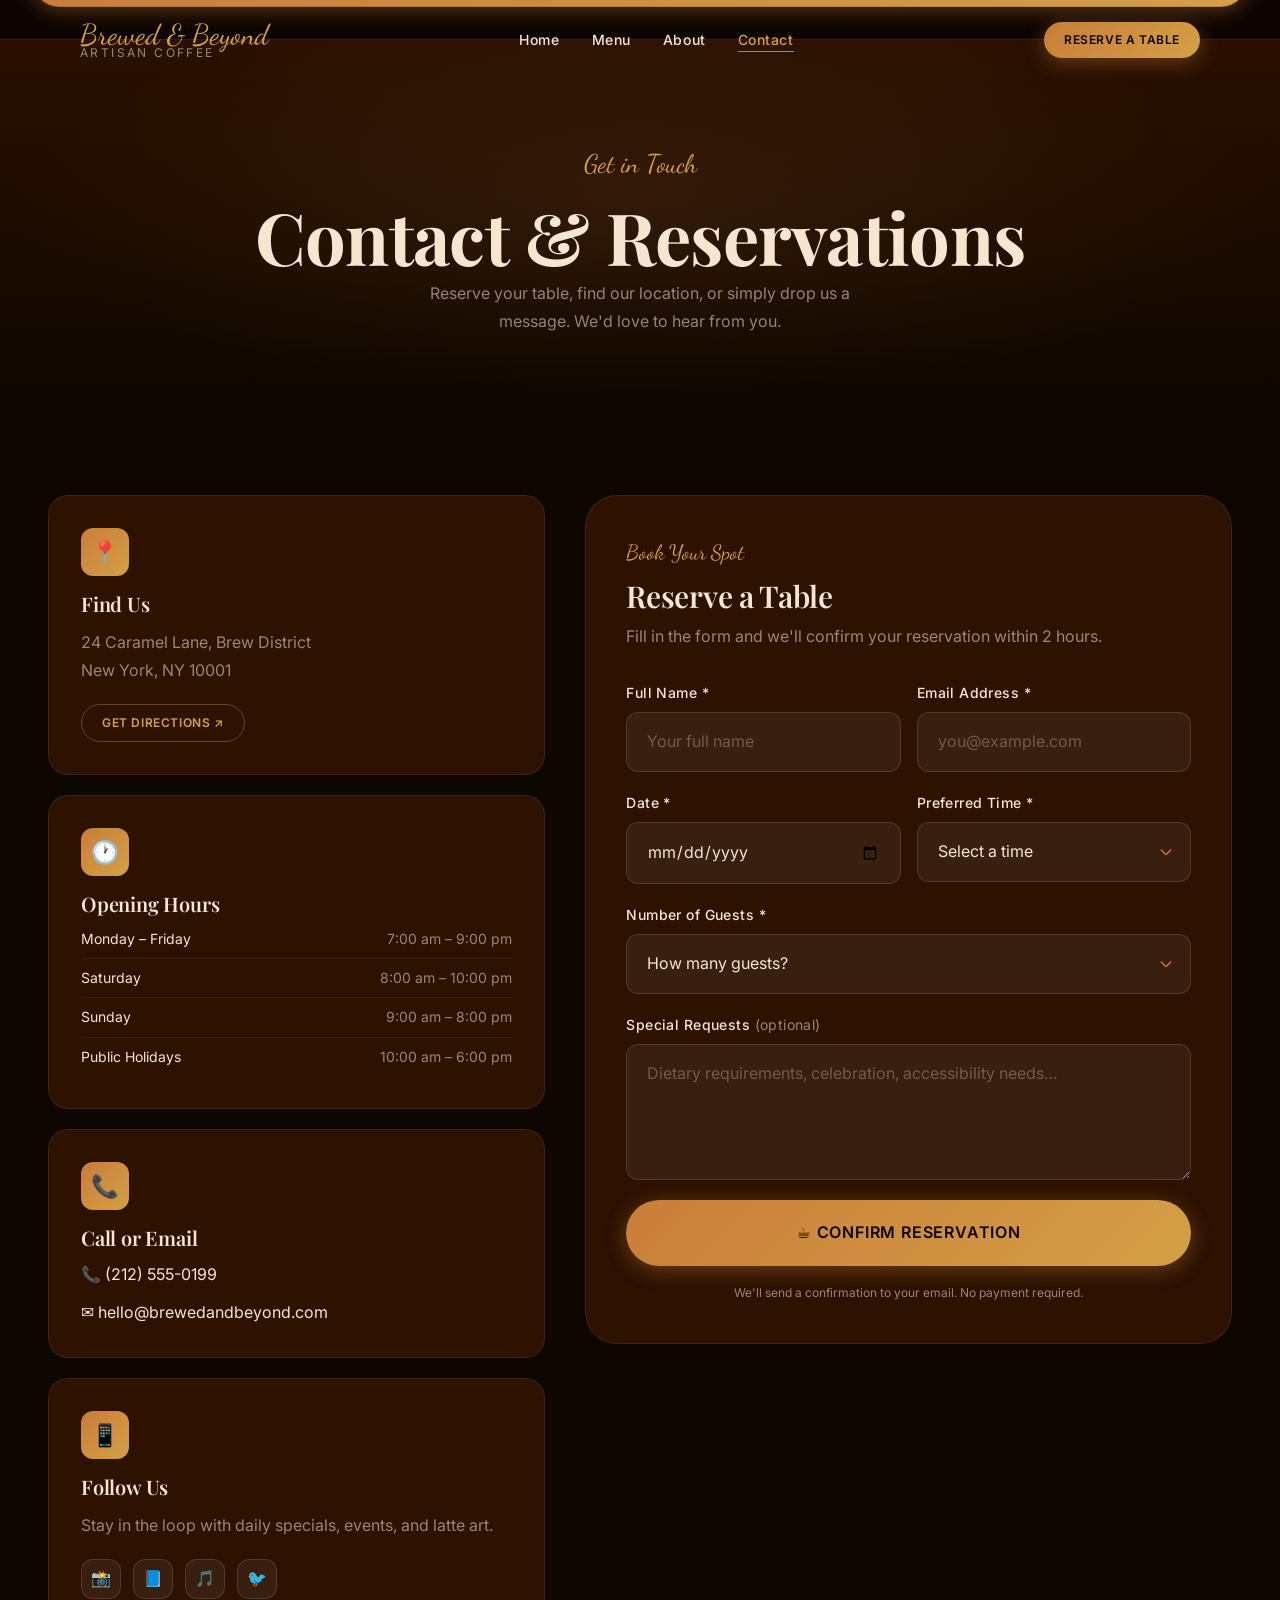
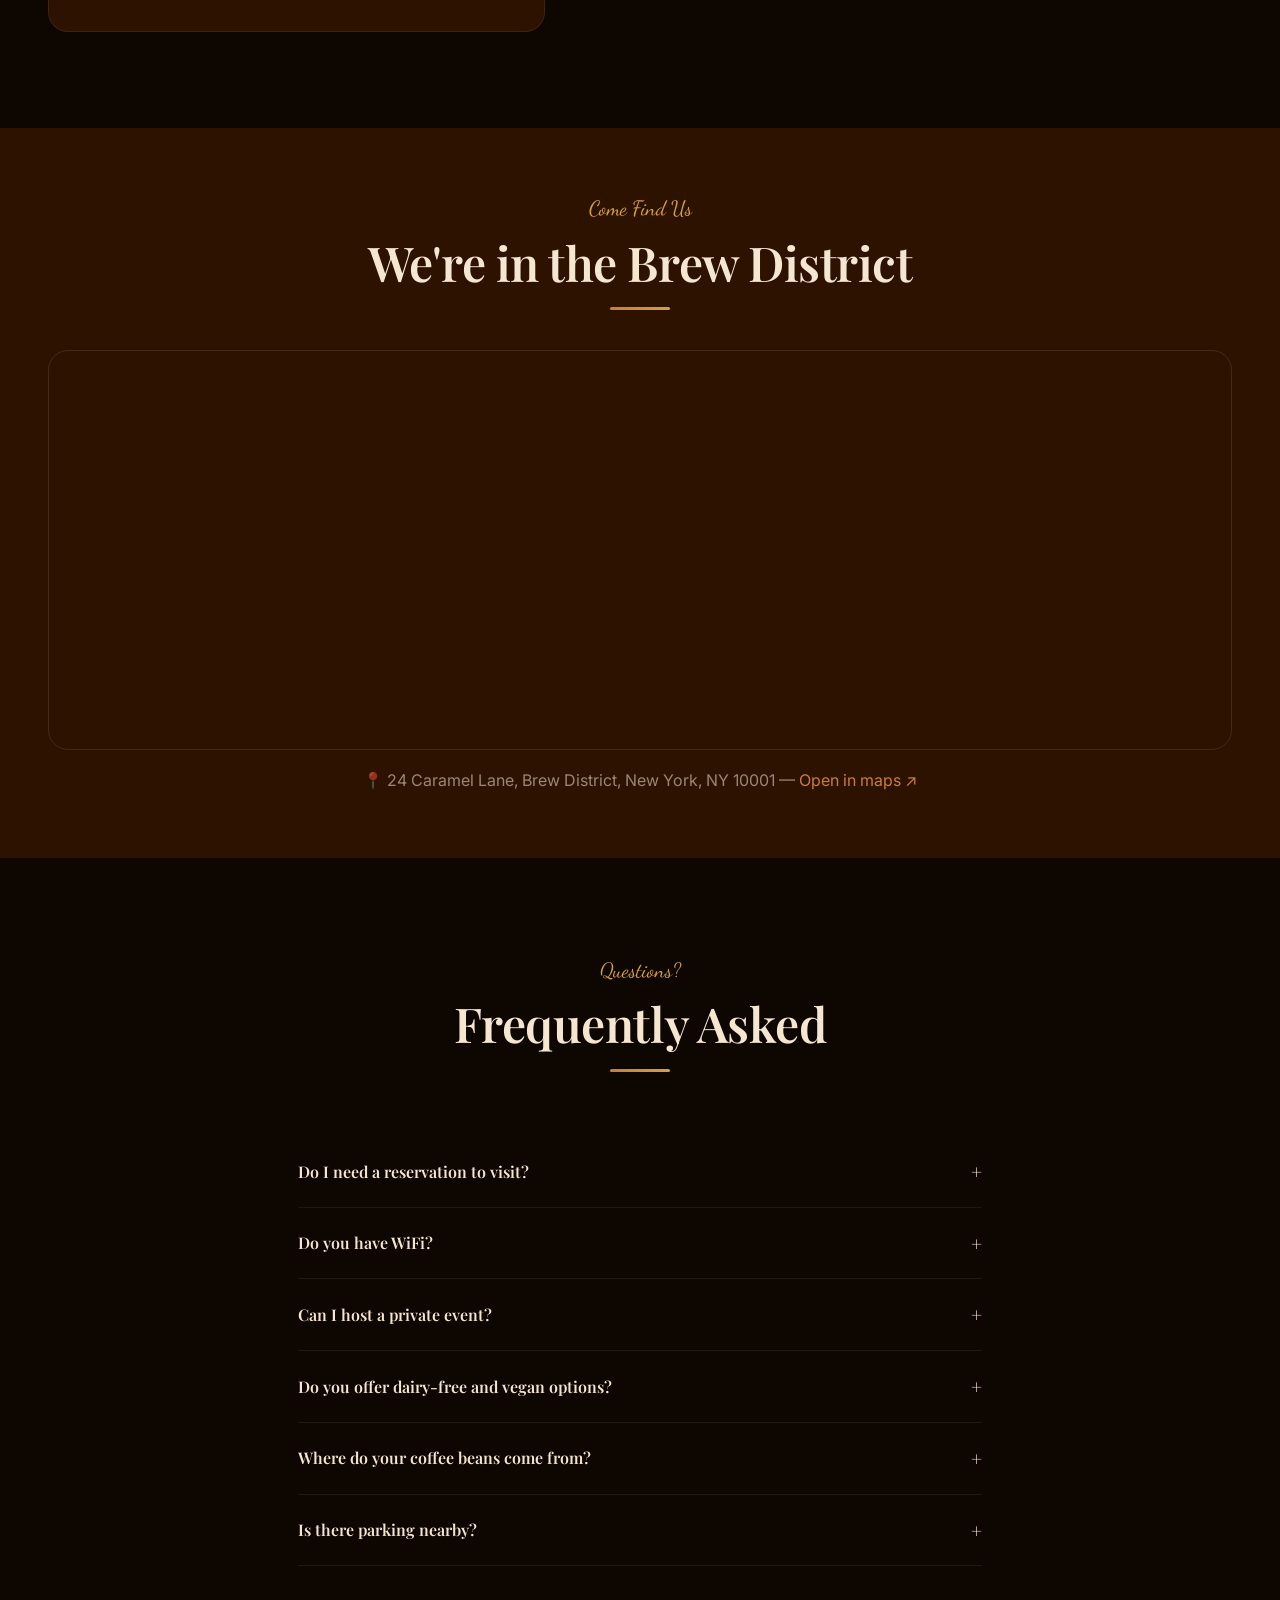
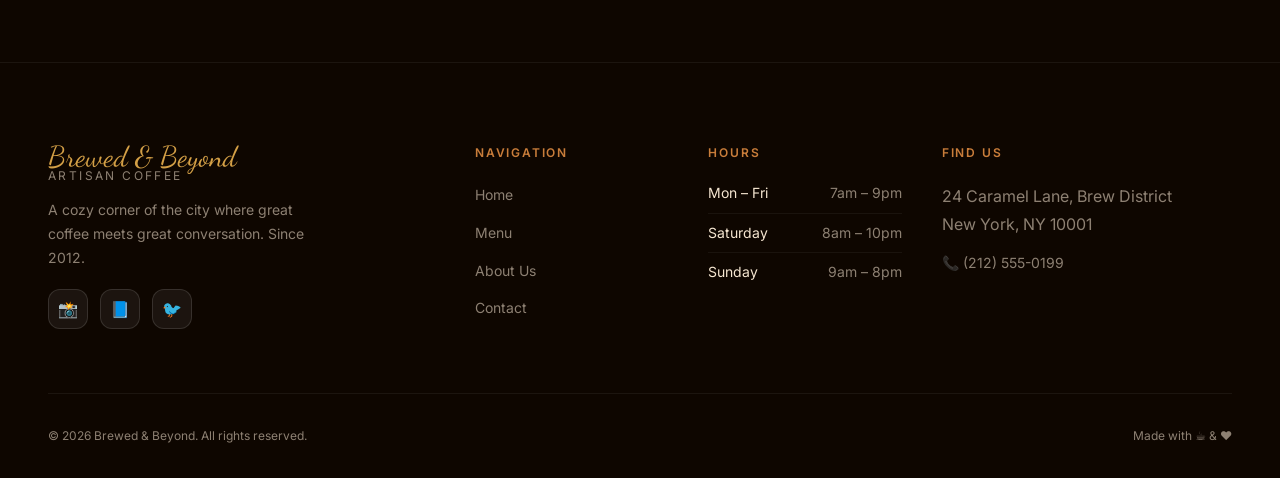
<file: contact.html>
<!DOCTYPE html>
<html lang="en">
<head>
  <meta charset="UTF-8">
  <meta name="viewport" content="width=device-width, initial-scale=1.0">
  <title>Contact & Reservations — Brewed & Beyond</title>
  <meta name="description" content="Reserve a table at Brewed & Beyond, get directions, check our hours, and get in touch with our team.">
  <meta name="theme-color" content="#1a0a00">

  <link rel="stylesheet" href="css/style.css">
  <link rel="stylesheet" href="css/animations.css">
  <link rel="stylesheet" href="css/components.css">

  <style>
    .contact-grid {
      display: grid;
      grid-template-columns: 1fr;
      gap: var(--space-10);
    }

    @media (min-width: 1024px) {
      .contact-grid {
        grid-template-columns: 1fr 1.3fr;
        align-items: start;
      }
    }

    .contact-info-stack {
      display: flex;
      flex-direction: column;
      gap: var(--space-5);
    }

    .form-card {
      background: var(--clr-roast);
      border: 1px solid rgba(255,255,255,0.08);
      border-radius: var(--radius-xl);
      padding: var(--space-10);
    }

    .form-card h2 {
      font-size: var(--text-3xl);
      margin-bottom: var(--space-2);
    }

    .form-card > p {
      margin-bottom: var(--space-8);
      font-size: var(--text-base);
      max-width: none;
    }

    /* FAQ */
    .faq-item {
      border-bottom: 1px solid rgba(255,255,255,0.07);
    }

    .faq-question {
      width: 100%;
      text-align: left;
      padding: var(--space-5) 0;
      display: flex;
      align-items: center;
      justify-content: space-between;
      font-family: var(--font-heading);
      font-size: var(--text-base);
      font-weight: 600;
      color: var(--clr-cream);
      cursor: pointer;
      background: none;
      border: none;
      transition: color var(--dur-base);
    }

    .faq-question:hover {
      color: var(--clr-caramel);
    }

    .faq-icon {
      font-size: 1.2rem;
      transition: transform var(--dur-base) var(--ease-out);
      flex-shrink: 0;
      margin-left: var(--space-4);
    }

    .faq-item.open .faq-icon {
      transform: rotate(45deg);
    }

    .faq-answer {
      max-height: 0;
      overflow: hidden;
      transition: max-height 0.4s var(--ease-out), padding 0.3s;
    }

    .faq-item.open .faq-answer {
      max-height: 400px;
    }

    .faq-answer p {
      padding-bottom: var(--space-5);
      font-size: var(--text-sm);
      max-width: none;
    }
  </style>
</head>
<body>

  <!-- ═══════════════════════ NAVBAR ═══════════════════════════ -->
  <header>
    <nav class="navbar" role="navigation" aria-label="Main navigation">
      <div class="container">
        <a href="index.html" class="nav-logo" aria-label="Brewed & Beyond home">
          <span class="nav-logo-script">Brewed &amp; Beyond</span>
          <span class="nav-logo-sub">Artisan Coffee</span>
        </a>
        <ul class="nav-links" role="list">
          <li><a href="index.html"   class="nav-link">Home</a></li>
          <li><a href="menu.html"    class="nav-link">Menu</a></li>
          <li><a href="about.html"   class="nav-link">About</a></li>
          <li><a href="contact.html" class="nav-link" aria-current="page">Contact</a></li>
        </ul>
        <div style="display:flex;align-items:center;gap:var(--space-4);">
          <a href="#reservation-form" class="btn btn-primary btn-sm hidden-mobile btn-shimmer">Reserve a Table</a>
          <button class="nav-toggle" id="nav-toggle" aria-label="Toggle mobile menu" aria-expanded="false">
            <span></span><span></span><span></span>
          </button>
        </div>
      </div>
    </nav>
    <div class="nav-drawer" id="nav-drawer">
      <a href="index.html"   class="nav-link">Home</a>
      <a href="menu.html"    class="nav-link">Menu</a>
      <a href="about.html"   class="nav-link">About</a>
      <a href="contact.html" class="nav-link">Contact</a>
      <a href="#reservation-form" class="btn btn-primary" style="margin-top:var(--space-4)">Reserve Now</a>
    </div>
  </header>

  <main>

    <!-- ═══════════════════════ PAGE HERO ════════════════════════ -->
    <section class="page-hero">
      <div class="container">
        <span class="script-text animate-hero-title">Get in Touch</span>
        <h1 class="animate-hero-sub">Contact &amp; Reservations</h1>
        <p class="animate-hero-sub" style="margin-inline:auto;max-width:48ch;">
          Reserve your table, find our location, or simply drop us a message.
          We'd love to hear from you.
        </p>
      </div>
    </section>

    <!-- ═══════════════════════ MAIN CONTACT SECTION ══════════════ -->
    <section class="section bg-espresso">
      <div class="container">
        <div class="contact-grid">

          <!-- ─── Info Cards Left ─── -->
          <div class="contact-info-stack reveal from-left">

            <div class="info-card">
              <div class="info-card-icon" aria-hidden="true">📍</div>
              <h4>Find Us</h4>
              <address style="font-style:normal;">
                <p style="max-width:none;margin-bottom:var(--space-2);">
                  24 Caramel Lane, Brew District<br>
                  New York, NY 10001
                </p>
                <a
                  href="https://www.openstreetmap.org/#map=17/40.7506/-74.0032"
                  target="_blank"
                  rel="noopener"
                  class="btn btn-ghost btn-sm"
                  style="margin-top:var(--space-3);display:inline-flex;"
                >
                  Get Directions ↗
                </a>
              </address>
            </div>

            <div class="info-card">
              <div class="info-card-icon" aria-hidden="true">🕐</div>
              <h4>Opening Hours</h4>
              <div class="hours-list">
                <div class="hours-row"><span class="day">Monday – Friday</span><span>7:00 am – 9:00 pm</span></div>
                <div class="hours-row"><span class="day">Saturday</span><span>8:00 am – 10:00 pm</span></div>
                <div class="hours-row"><span class="day">Sunday</span><span>9:00 am – 8:00 pm</span></div>
                <div class="hours-row"><span class="day">Public Holidays</span><span>10:00 am – 6:00 pm</span></div>
              </div>
            </div>

            <div class="info-card">
              <div class="info-card-icon" aria-hidden="true">📞</div>
              <h4>Call or Email</h4>
              <div style="display:flex;flex-direction:column;gap:var(--space-3);">
                <a href="tel:+12125550199" class="footer-link" style="font-size:var(--text-base);color:var(--clr-cream);">
                  📞 (212) 555-0199
                </a>
                <a href="mailto:hello@brewedandbeyond.com" class="footer-link" style="font-size:var(--text-base);color:var(--clr-cream);">
                  ✉️ hello@brewedandbeyond.com
                </a>
              </div>
            </div>

            <div class="info-card">
              <div class="info-card-icon" aria-hidden="true">📱</div>
              <h4>Follow Us</h4>
              <p style="max-width:none;margin-bottom:var(--space-4);">Stay in the loop with daily specials, events, and latte art.</p>
              <div class="social-links">
                <a href="#" class="social-link" aria-label="Instagram">📸</a>
                <a href="#" class="social-link" aria-label="Facebook">📘</a>
                <a href="#" class="social-link" aria-label="TikTok">🎵</a>
                <a href="#" class="social-link" aria-label="Twitter">🐦</a>
              </div>
            </div>

          </div>

          <!-- ─── Reservation Form Right ─── -->
          <div class="form-card reveal from-right" id="reservation-form">
            <span class="script-text" style="font-size:1.3rem;">Book Your Spot</span>
            <h2>Reserve a Table</h2>
            <p>Fill in the form and we'll confirm your reservation within 2 hours.</p>

            <form id="reservation-form-el" novalidate aria-label="Table reservation form">

              <div class="form-row">
                <div class="form-group">
                  <label class="form-label" for="name">Full Name *</label>
                  <input
                    type="text"
                    id="name"
                    name="name"
                    class="form-input"
                    placeholder="Your full name"
                    autocomplete="name"
                    required
                  >
                  <span class="form-error-msg" id="error-name" role="alert">Please enter your full name.</span>
                </div>

                <div class="form-group">
                  <label class="form-label" for="email">Email Address *</label>
                  <input
                    type="email"
                    id="email"
                    name="email"
                    class="form-input"
                    placeholder="you@example.com"
                    autocomplete="email"
                    required
                  >
                  <span class="form-error-msg" id="error-email" role="alert">Please enter a valid email.</span>
                </div>
              </div>

              <div class="form-row">
                <div class="form-group">
                  <label class="form-label" for="date">Date *</label>
                  <input
                    type="date"
                    id="date"
                    name="date"
                    class="form-input"
                    required
                  >
                  <span class="form-error-msg" id="error-date" role="alert">Please choose a date from today or later.</span>
                </div>

                <div class="form-group">
                  <label class="form-label" for="time">Preferred Time *</label>
                  <select id="time" name="time" class="form-select" required>
                    <option value="">Select a time</option>
                    <option value="07:00">7:00 AM</option>
                    <option value="08:00">8:00 AM</option>
                    <option value="09:00">9:00 AM</option>
                    <option value="10:00">10:00 AM</option>
                    <option value="11:00">11:00 AM</option>
                    <option value="12:00">12:00 PM</option>
                    <option value="13:00">1:00 PM</option>
                    <option value="14:00">2:00 PM</option>
                    <option value="15:00">3:00 PM</option>
                    <option value="16:00">4:00 PM</option>
                    <option value="17:00">5:00 PM</option>
                    <option value="18:00">6:00 PM</option>
                    <option value="19:00">7:00 PM</option>
                    <option value="20:00">8:00 PM</option>
                  </select>
                  <span class="form-error-msg" id="error-time" role="alert">Please select a time.</span>
                </div>
              </div>

              <div class="form-group">
                <label class="form-label" for="guests">Number of Guests *</label>
                <select id="guests" name="guests" class="form-select" required>
                  <option value="">How many guests?</option>
                  <option value="1">1 Guest</option>
                  <option value="2">2 Guests</option>
                  <option value="3">3 Guests</option>
                  <option value="4">4 Guests</option>
                  <option value="5">5 Guests</option>
                  <option value="6">6 Guests</option>
                  <option value="7">7 Guests</option>
                  <option value="8">8 Guests</option>
                  <option value="10">10 Guests</option>
                  <option value="15">15 Guests (private event)</option>
                  <option value="20">20 Guests (private event)</option>
                </select>
                <span class="form-error-msg" id="error-guests" role="alert">Please select the number of guests.</span>
              </div>

              <div class="form-group">
                <label class="form-label" for="notes">Special Requests <span style="color:var(--clr-muted);font-weight:400;">(optional)</span></label>
                <textarea
                  id="notes"
                  name="notes"
                  class="form-textarea"
                  placeholder="Dietary requirements, celebration, accessibility needs…"
                  rows="4"
                ></textarea>
              </div>

              <button type="submit" class="btn btn-primary btn-lg btn-shimmer" style="width:100%;justify-content:center;">
                ☕ Confirm Reservation
              </button>

              <p style="text-align:center;font-size:var(--text-xs);margin-top:var(--space-4);max-width:none;">
                We'll send a confirmation to your email. No payment required.
              </p>
            </form>

            <!-- Success Message -->
            <div class="form-success" id="form-success" aria-live="polite">
              <div class="form-success-icon" aria-hidden="true">✓</div>
              <h3 style="color:var(--clr-cream);">Reservation Received!</h3>
              <p style="max-width:none;text-align:center;">
                Thank you! We've received your reservation and will send a
                confirmation email within 2 hours. We can't wait to see you! ☕
              </p>
              <a href="menu.html" class="btn btn-primary btn-shimmer" style="margin-top:var(--space-4);">
                Browse Our Menu
              </a>
            </div>
          </div>

        </div>
      </div>
    </section>

    <!-- ═══════════════════════ MAP ═══════════════════════════════ -->
    <section class="section-sm bg-roast">
      <div class="container">
        <div class="section-header reveal" style="margin-bottom:var(--space-10);">
          <span class="script-text">Come Find Us</span>
          <h2>We're in the Brew District</h2>
          <div class="divider"></div>
        </div>
        <div class="map-wrap reveal">
          <iframe
            src="https://www.openstreetmap.org/export/embed.html?bbox=-74.0100%2C40.7460%2C-73.9960%2C40.7550&layer=mapnik&marker=40.7506%2C-74.0032"
            title="Brewed & Beyond location map"
            loading="lazy"
            allowfullscreen
          ></iframe>
        </div>
        <p style="text-align:center;margin-top:var(--space-4);max-width:none;">
          📍 24 Caramel Lane, Brew District, New York, NY 10001 —
          <a
            href="https://www.openstreetmap.org/#map=17/40.7506/-74.0032"
            target="_blank"
            rel="noopener"
            style="color:var(--clr-caramel);"
          >Open in maps ↗</a>
        </p>
      </div>
    </section>

    <!-- ═══════════════════════ FAQ ═══════════════════════════════ -->
    <section class="section bg-espresso">
      <div class="container" style="max-width:780px;">
        <div class="section-header reveal">
          <span class="script-text">Questions?</span>
          <h2>Frequently Asked</h2>
          <div class="divider"></div>
        </div>

        <div class="reveal">
          <div class="faq-item">
            <button class="faq-question" aria-expanded="false">
              Do I need a reservation to visit?
              <span class="faq-icon" aria-hidden="true">+</span>
            </button>
            <div class="faq-answer">
              <p>Walk-ins are always welcome! We reserve roughly half of our seating for walk-in guests. However, if you're coming with a group of 4 or more, we strongly recommend a reservation to guarantee your preferred time.</p>
            </div>
          </div>

          <div class="faq-item">
            <button class="faq-question" aria-expanded="false">
              Do you have WiFi?
              <span class="faq-icon" aria-hidden="true">+</span>
            </button>
            <div class="faq-answer">
              <p>Yes! Free high-speed WiFi is available for all guests. The password is on your receipt or just ask any of our baristas. We love being your remote office on weekdays.</p>
            </div>
          </div>

          <div class="faq-item">
            <button class="faq-question" aria-expanded="false">
              Can I host a private event?
              <span class="faq-icon" aria-hidden="true">+</span>
            </button>
            <div class="faq-answer">
              <p>Absolutely! We offer private bookings for groups of 15–60 people on Monday–Wednesday evenings. This includes a custom menu, dedicated staff, and a beautiful setting. Email us at events@brewedandbeyond.com for details.</p>
            </div>
          </div>

          <div class="faq-item">
            <button class="faq-question" aria-expanded="false">
              Do you offer dairy-free and vegan options?
              <span class="faq-icon" aria-hidden="true">+</span>
            </button>
            <div class="faq-answer">
              <p>Yes! We stock oat milk, almond milk, coconut milk, and soy milk at no extra charge. Many of our pastries and drinks are also vegan — look for the 🌿 vegan badge on the menu.</p>
            </div>
          </div>

          <div class="faq-item">
            <button class="faq-question" aria-expanded="false">
              Where do your coffee beans come from?
              <span class="faq-icon" aria-hidden="true">+</span>
            </button>
            <div class="faq-answer">
              <p>We source single-origin beans directly from small family farms in Yirgacheffe (Ethiopia), Huila (Colombia), and Antigua (Guatemala). We visit our farm partners annually and pay a price well above the Fairtrade premium.</p>
            </div>
          </div>

          <div class="faq-item">
            <button class="faq-question" aria-expanded="false">
              Is there parking nearby?
              <span class="faq-icon" aria-hidden="true">+</span>
            </button>
            <div class="faq-answer">
              <p>There is a public parking garage one block north on Blend Street (validated for 2 hours with any purchase). Street parking is available on Caramel Lane after 6pm on weekdays and all day on weekends. We're also right next to the 6 train stop at 28th St.</p>
            </div>
          </div>
        </div>
      </div>
    </section>

  </main>

  <!-- FOOTER -->
  <footer class="footer" role="contentinfo">
    <div class="container">
      <div class="footer-grid">
        <div class="footer-brand">
          <a href="index.html" class="nav-logo">
            <span class="nav-logo-script">Brewed &amp; Beyond</span>
            <span class="nav-logo-sub">Artisan Coffee</span>
          </a>
          <p>A cozy corner of the city where great coffee meets great conversation. Since 2012.</p>
          <div class="social-links">
            <a href="#" class="social-link" aria-label="Instagram">📸</a>
            <a href="#" class="social-link" aria-label="Facebook">📘</a>
            <a href="#" class="social-link" aria-label="Twitter">🐦</a>
          </div>
        </div>
        <div>
          <div class="footer-heading">Navigation</div>
          <ul class="footer-links">
            <li><a href="index.html"   class="footer-link">Home</a></li>
            <li><a href="menu.html"    class="footer-link">Menu</a></li>
            <li><a href="about.html"   class="footer-link">About Us</a></li>
            <li><a href="contact.html" class="footer-link">Contact</a></li>
          </ul>
        </div>
        <div>
          <div class="footer-heading">Hours</div>
          <div class="hours-list">
            <div class="hours-row"><span class="day">Mon – Fri</span><span>7am – 9pm</span></div>
            <div class="hours-row"><span class="day">Saturday</span><span>8am – 10pm</span></div>
            <div class="hours-row"><span class="day">Sunday</span><span>9am – 8pm</span></div>
          </div>
        </div>
        <div>
          <div class="footer-heading">Find Us</div>
          <address style="font-style:normal;">
            <p style="max-width:none;margin-bottom:var(--space-3);">24 Caramel Lane, Brew District<br>New York, NY 10001</p>
            <a href="tel:+12125550199" class="footer-link">📞 (212) 555-0199</a>
          </address>
        </div>
      </div>
      <div class="footer-bottom">
        <span>© 2026 Brewed &amp; Beyond. All rights reserved.</span>
        <span>Made with ☕ &amp; ❤️</span>
      </div>
    </div>
  </footer>

  <script src="js/main.js"></script>
  <script src="js/contact.js"></script>
  <script>
    // ── FAQ Accordion ──────────────────────────────────────────────
    document.querySelectorAll('.faq-question').forEach(btn => {
      btn.addEventListener('click', () => {
        const item = btn.closest('.faq-item');
        const isOpen = item.classList.contains('open');

        // Close all
        document.querySelectorAll('.faq-item').forEach(i => {
          i.classList.remove('open');
          i.querySelector('.faq-question').setAttribute('aria-expanded', 'false');
        });

        // Open clicked (if was closed)
        if (!isOpen) {
          item.classList.add('open');
          btn.setAttribute('aria-expanded', 'true');
        }
      });
    });
  </script>
</body>
</html>
</file>
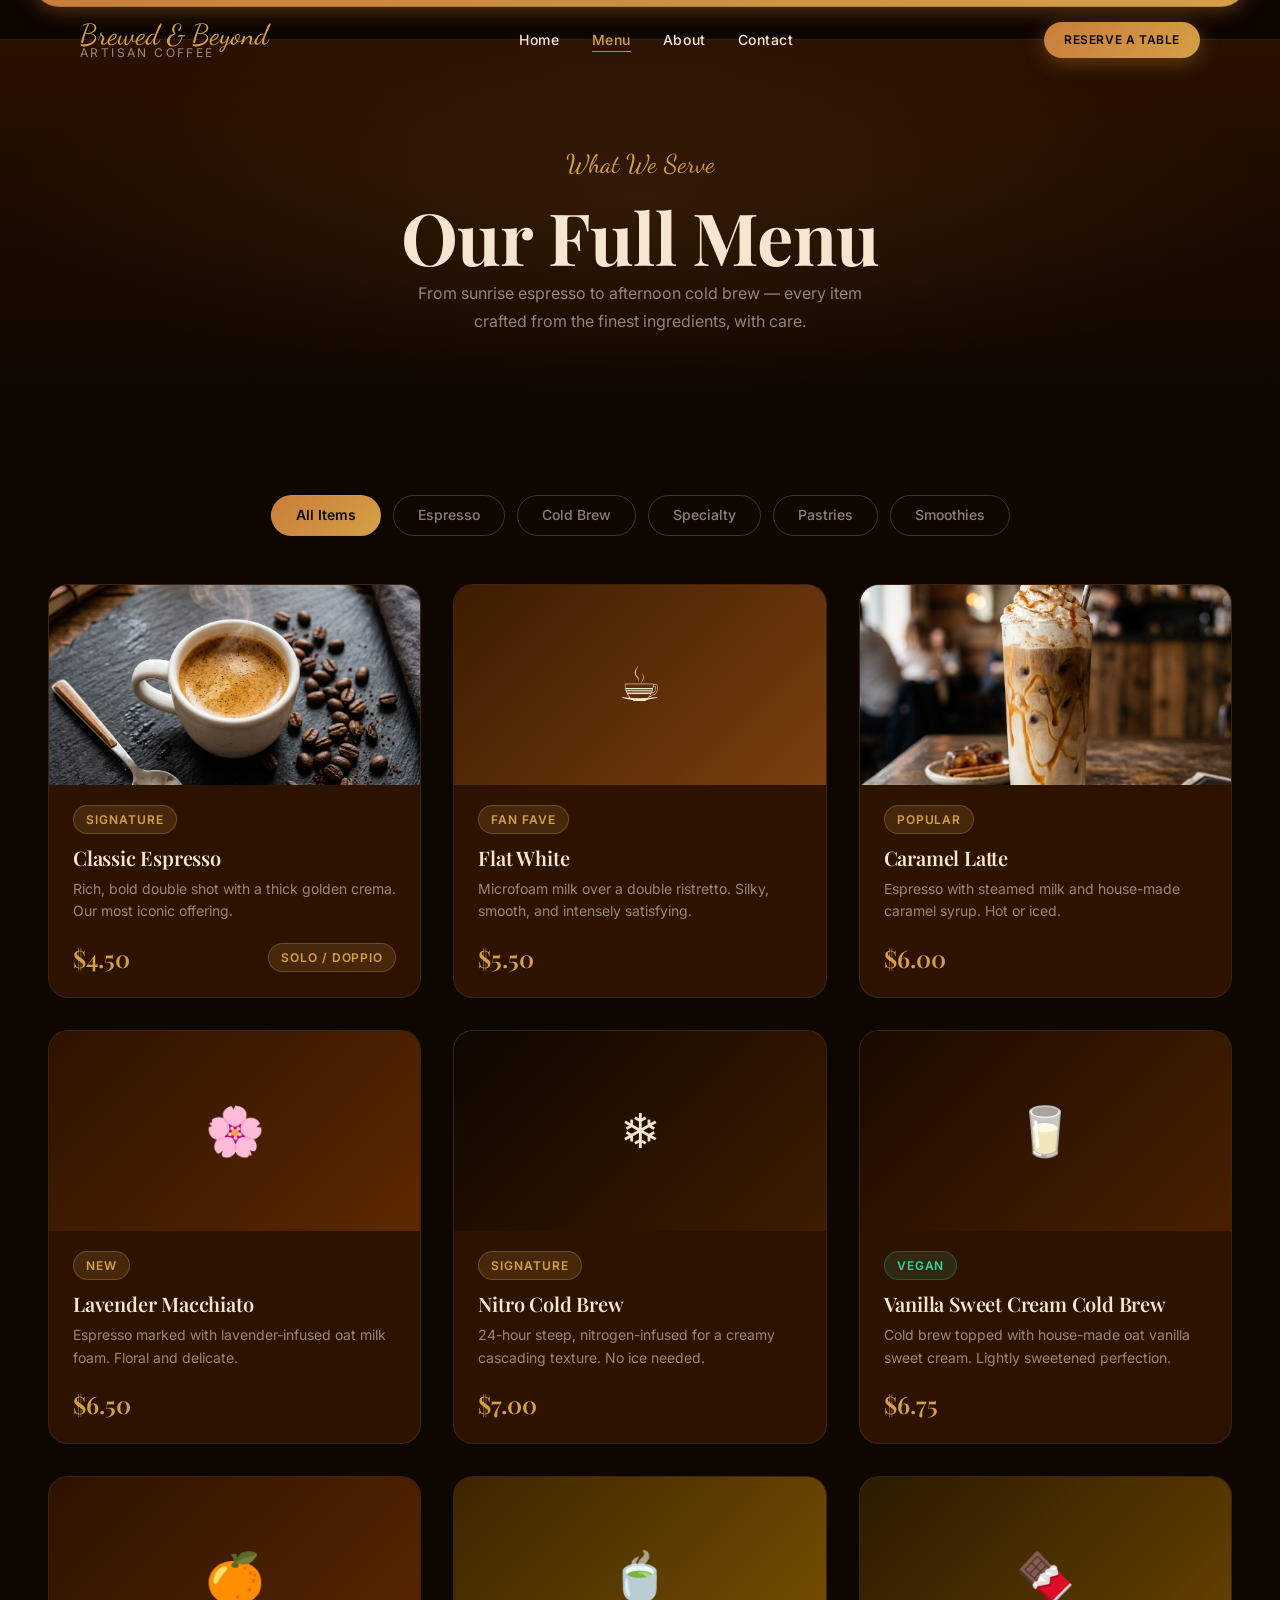
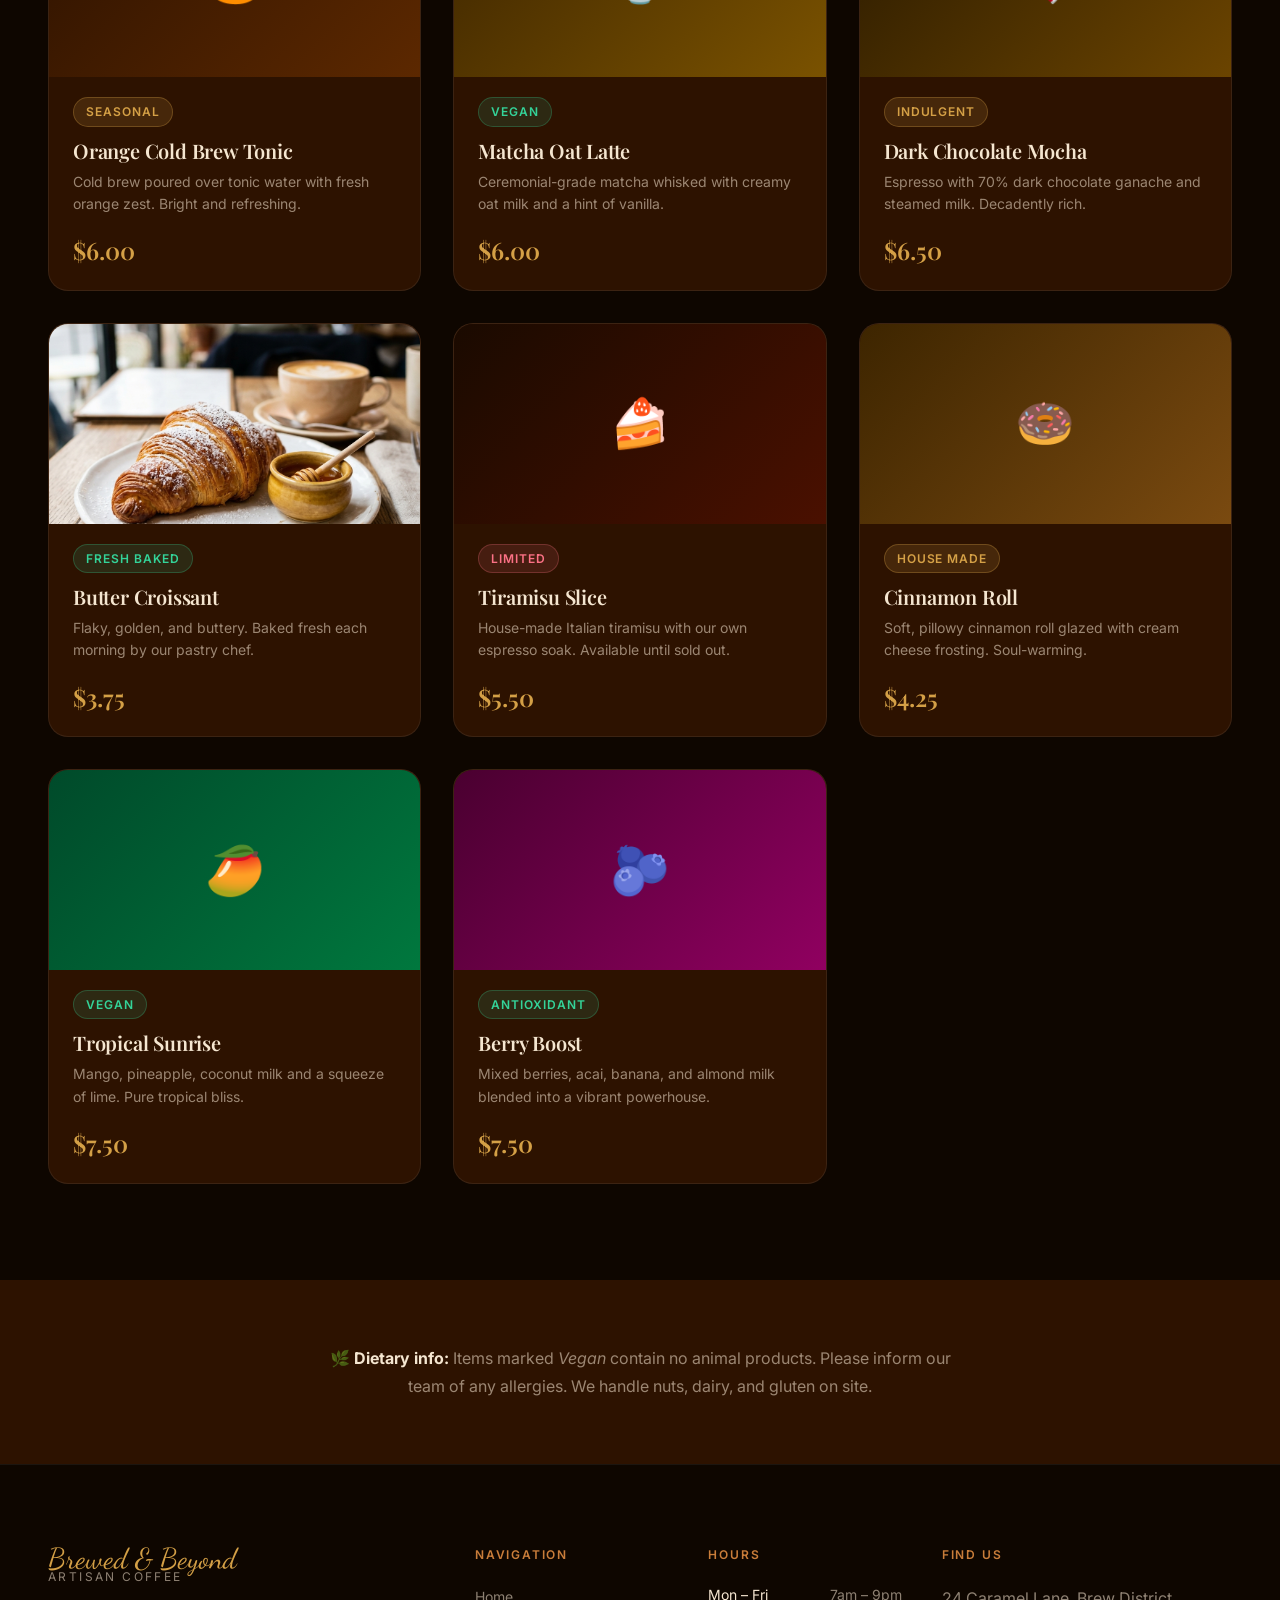
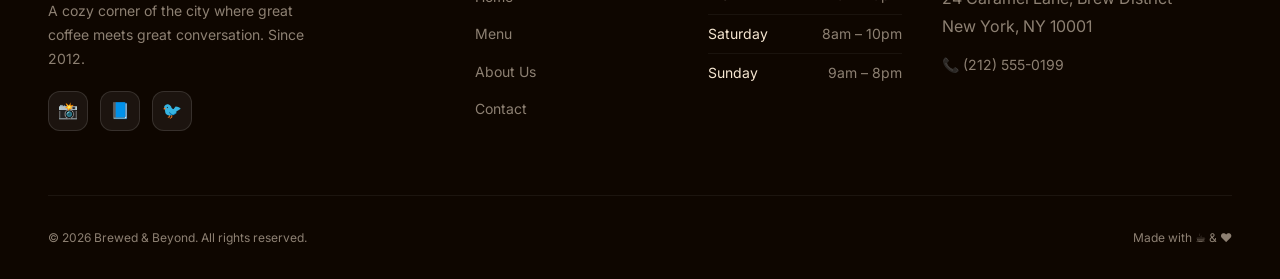
<file: menu.html>
<!DOCTYPE html>
<html lang="en">
<head>
  <meta charset="UTF-8">
  <meta name="viewport" content="width=device-width, initial-scale=1.0">
  <title>Menu — Brewed & Beyond</title>
  <meta name="description" content="Explore Brewed & Beyond's full menu of artisan espresso drinks, cold brews, smoothies, and freshly baked pastries.">
  <meta name="theme-color" content="#1a0a00">

  <link rel="stylesheet" href="css/style.css">
  <link rel="stylesheet" href="css/animations.css">
  <link rel="stylesheet" href="css/components.css">

  <style>
    /* Filter animation states */
    .filterable-item {
      transition: opacity 0.4s ease, transform 0.4s ease;
    }
    .hidden-item {
      display: none;
    }
    .show-item {
      opacity: 1;
      transform: scale(1);
    }

    /* Menu grid */
    .menu-grid {
      display: grid;
      grid-template-columns: repeat(auto-fill, minmax(280px, 1fr));
      gap: var(--space-8);
    }
  </style>
</head>
<body>

  <!-- ═══════════════════════ NAVBAR ═══════════════════════════ -->
  <header>
    <nav class="navbar" role="navigation" aria-label="Main navigation">
      <div class="container">
        <a href="index.html" class="nav-logo" aria-label="Brewed & Beyond home">
          <span class="nav-logo-script">Brewed &amp; Beyond</span>
          <span class="nav-logo-sub">Artisan Coffee</span>
        </a>

        <ul class="nav-links" role="list">
          <li><a href="index.html"   class="nav-link">Home</a></li>
          <li><a href="menu.html"    class="nav-link" aria-current="page">Menu</a></li>
          <li><a href="about.html"   class="nav-link">About</a></li>
          <li><a href="contact.html" class="nav-link">Contact</a></li>
        </ul>

        <div style="display:flex;align-items:center;gap:var(--space-4);">
          <a href="contact.html" class="btn btn-primary btn-sm hidden-mobile btn-shimmer">Reserve a Table</a>
          <button class="nav-toggle" id="nav-toggle" aria-label="Toggle mobile menu" aria-expanded="false">
            <span></span><span></span><span></span>
          </button>
        </div>
      </div>
    </nav>
    <div class="nav-drawer" id="nav-drawer">
      <a href="index.html"   class="nav-link">Home</a>
      <a href="menu.html"    class="nav-link">Menu</a>
      <a href="about.html"   class="nav-link">About</a>
      <a href="contact.html" class="nav-link">Contact</a>
      <a href="contact.html" class="btn btn-primary" style="margin-top:var(--space-4)">Reserve a Table</a>
    </div>
  </header>

  <main>

    <!-- ═══════════════════════ PAGE HERO ════════════════════════ -->
    <section class="page-hero">
      <div class="container">
        <span class="script-text animate-hero-title">What We Serve</span>
        <h1 class="animate-hero-sub">Our Full Menu</h1>
        <p class="animate-hero-sub" style="margin-inline:auto;max-width:50ch;">
          From sunrise espresso to afternoon cold brew — every item crafted
          from the finest ingredients, with care.
        </p>
      </div>
    </section>

    <!-- ═══════════════════════ FILTER + MENU ════════════════════ -->
    <section class="section bg-espresso">
      <div class="container">

        <!-- Filter Tabs -->
        <div class="filter-tabs" role="tablist" aria-label="Menu categories">
          <button class="filter-tab active" data-filter="all"       role="tab" aria-selected="true">All Items</button>
          <button class="filter-tab"        data-filter="espresso"  role="tab">Espresso</button>
          <button class="filter-tab"        data-filter="cold-brew" role="tab">Cold Brew</button>
          <button class="filter-tab"        data-filter="specialty" role="tab">Specialty</button>
          <button class="filter-tab"        data-filter="pastry"    role="tab">Pastries</button>
          <button class="filter-tab"        data-filter="smoothie"  role="tab">Smoothies</button>
        </div>

        <!-- Menu Grid -->
        <div class="menu-grid stagger-children" id="menu-grid">

          <!-- ─── ESPRESSO ─── -->
          <article class="menu-card filterable-item reveal" data-category="espresso">
            <div class="menu-card-img-wrap">
              <img class="menu-card-img" src="assets/images/menu-espresso.png" alt="Classic Espresso" loading="lazy">
            </div>
            <div class="menu-card-body">
              <div class="menu-card-tags"><span class="badge badge-gold">Signature</span></div>
              <h2 class="menu-card-name">Classic Espresso</h2>
              <p class="menu-card-desc">Rich, bold double shot with a thick golden crema. Our most iconic offering.</p>
              <div class="menu-card-footer">
                <span class="menu-card-price">$4.50</span>
                <span class="badge badge-gold">Solo / Doppio</span>
              </div>
            </div>
          </article>

          <article class="menu-card filterable-item reveal" data-category="espresso">
            <div class="menu-card-img-wrap" style="height:200px;background:linear-gradient(135deg,#3d1c00,#7a4010);display:flex;align-items:center;justify-content:center;font-size:3rem;">☕</div>
            <div class="menu-card-body">
              <div class="menu-card-tags"><span class="badge badge-gold">Fan Fave</span></div>
              <h2 class="menu-card-name">Flat White</h2>
              <p class="menu-card-desc">Microfoam milk over a double ristretto. Silky, smooth, and intensely satisfying.</p>
              <div class="menu-card-footer">
                <span class="menu-card-price">$5.50</span>
              </div>
            </div>
          </article>

          <article class="menu-card filterable-item reveal" data-category="espresso">
            <div class="menu-card-img-wrap">
              <img class="menu-card-img" src="assets/images/menu-latte.png" alt="Caramel Latte" loading="lazy">
            </div>
            <div class="menu-card-body">
              <div class="menu-card-tags"><span class="badge badge-gold">Popular</span></div>
              <h2 class="menu-card-name">Caramel Latte</h2>
              <p class="menu-card-desc">Espresso with steamed milk and house-made caramel syrup. Hot or iced.</p>
              <div class="menu-card-footer">
                <span class="menu-card-price">$6.00</span>
              </div>
            </div>
          </article>

          <article class="menu-card filterable-item reveal" data-category="espresso">
            <div class="menu-card-img-wrap" style="height:200px;background:linear-gradient(135deg,#2d1200,#5c2800);display:flex;align-items:center;justify-content:center;font-size:3rem;">🌸</div>
            <div class="menu-card-body">
              <div class="menu-card-tags"><span class="badge badge-gold">New</span></div>
              <h2 class="menu-card-name">Lavender Macchiato</h2>
              <p class="menu-card-desc">Espresso marked with lavender-infused oat milk foam. Floral and delicate.</p>
              <div class="menu-card-footer">
                <span class="menu-card-price">$6.50</span>
              </div>
            </div>
          </article>

          <!-- ─── COLD BREW ─── -->
          <article class="menu-card filterable-item reveal" data-category="cold-brew">
            <div class="menu-card-img-wrap" style="height:200px;background:linear-gradient(135deg,#0e0600,#3d1c00);display:flex;align-items:center;justify-content:center;font-size:3rem;">❄️</div>
            <div class="menu-card-body">
              <div class="menu-card-tags"><span class="badge badge-gold">Signature</span></div>
              <h2 class="menu-card-name">Nitro Cold Brew</h2>
              <p class="menu-card-desc">24-hour steep, nitrogen-infused for a creamy cascading texture. No ice needed.</p>
              <div class="menu-card-footer">
                <span class="menu-card-price">$7.00</span>
              </div>
            </div>
          </article>

          <article class="menu-card filterable-item reveal" data-category="cold-brew">
            <div class="menu-card-img-wrap" style="height:200px;background:linear-gradient(135deg,#1a0a00,#4a2000);display:flex;align-items:center;justify-content:center;font-size:3rem;">🥛</div>
            <div class="menu-card-body">
              <div class="menu-card-tags"><span class="badge badge-green">Vegan</span></div>
              <h2 class="menu-card-name">Vanilla Sweet Cream Cold Brew</h2>
              <p class="menu-card-desc">Cold brew topped with house-made oat vanilla sweet cream. Lightly sweetened perfection.</p>
              <div class="menu-card-footer">
                <span class="menu-card-price">$6.75</span>
              </div>
            </div>
          </article>

          <article class="menu-card filterable-item reveal" data-category="cold-brew">
            <div class="menu-card-img-wrap" style="height:200px;background:linear-gradient(135deg,#2d1200,#5c2800);display:flex;align-items:center;justify-content:center;font-size:3rem;">🍊</div>
            <div class="menu-card-body">
              <div class="menu-card-tags"><span class="badge badge-gold">Seasonal</span></div>
              <h2 class="menu-card-name">Orange Cold Brew Tonic</h2>
              <p class="menu-card-desc">Cold brew poured over tonic water with fresh orange zest. Bright and refreshing.</p>
              <div class="menu-card-footer">
                <span class="menu-card-price">$6.00</span>
              </div>
            </div>
          </article>

          <!-- ─── SPECIALTY ─── -->
          <article class="menu-card filterable-item reveal" data-category="specialty">
            <div class="menu-card-img-wrap" style="height:200px;background:linear-gradient(135deg,#3d2500,#7a5200);display:flex;align-items:center;justify-content:center;font-size:3rem;">🍵</div>
            <div class="menu-card-body">
              <div class="menu-card-tags"><span class="badge badge-green">Vegan</span></div>
              <h2 class="menu-card-name">Matcha Oat Latte</h2>
              <p class="menu-card-desc">Ceremonial-grade matcha whisked with creamy oat milk and a hint of vanilla.</p>
              <div class="menu-card-footer">
                <span class="menu-card-price">$6.00</span>
              </div>
            </div>
          </article>

          <article class="menu-card filterable-item reveal" data-category="specialty">
            <div class="menu-card-img-wrap" style="height:200px;background:linear-gradient(135deg,#2a1a00,#6b4400);display:flex;align-items:center;justify-content:center;font-size:3rem;">🍫</div>
            <div class="menu-card-body">
              <div class="menu-card-tags"><span class="badge badge-gold">Indulgent</span></div>
              <h2 class="menu-card-name">Dark Chocolate Mocha</h2>
              <p class="menu-card-desc">Espresso with 70% dark chocolate ganache and steamed milk. Decadently rich.</p>
              <div class="menu-card-footer">
                <span class="menu-card-price">$6.50</span>
              </div>
            </div>
          </article>

          <!-- ─── PASTRIES ─── -->
          <article class="menu-card filterable-item reveal" data-category="pastry">
            <div class="menu-card-img-wrap">
              <img class="menu-card-img" src="assets/images/menu-pastry.png" alt="Butter Croissant" loading="lazy">
            </div>
            <div class="menu-card-body">
              <div class="menu-card-tags"><span class="badge badge-green">Fresh Baked</span></div>
              <h2 class="menu-card-name">Butter Croissant</h2>
              <p class="menu-card-desc">Flaky, golden, and buttery. Baked fresh each morning by our pastry chef.</p>
              <div class="menu-card-footer">
                <span class="menu-card-price">$3.75</span>
              </div>
            </div>
          </article>

          <article class="menu-card filterable-item reveal" data-category="pastry">
            <div class="menu-card-img-wrap" style="height:200px;background:linear-gradient(135deg,#1a0a00,#4a1000);display:flex;align-items:center;justify-content:center;font-size:3rem;">🍰</div>
            <div class="menu-card-body">
              <div class="menu-card-tags"><span class="badge badge-red">Limited</span></div>
              <h2 class="menu-card-name">Tiramisu Slice</h2>
              <p class="menu-card-desc">House-made Italian tiramisu with our own espresso soak. Available until sold out.</p>
              <div class="menu-card-footer">
                <span class="menu-card-price">$5.50</span>
              </div>
            </div>
          </article>

          <article class="menu-card filterable-item reveal" data-category="pastry">
            <div class="menu-card-img-wrap" style="height:200px;background:linear-gradient(135deg,#3d2500,#7a4a10);display:flex;align-items:center;justify-content:center;font-size:3rem;">🍩</div>
            <div class="menu-card-body">
              <div class="menu-card-tags"><span class="badge badge-gold">House Made</span></div>
              <h2 class="menu-card-name">Cinnamon Roll</h2>
              <p class="menu-card-desc">Soft, pillowy cinnamon roll glazed with cream cheese frosting. Soul-warming.</p>
              <div class="menu-card-footer">
                <span class="menu-card-price">$4.25</span>
              </div>
            </div>
          </article>

          <!-- ─── SMOOTHIES ─── -->
          <article class="menu-card filterable-item reveal" data-category="smoothie">
            <div class="menu-card-img-wrap" style="height:200px;background:linear-gradient(135deg,#004a2a,#00783e);display:flex;align-items:center;justify-content:center;font-size:3rem;">🥭</div>
            <div class="menu-card-body">
              <div class="menu-card-tags"><span class="badge badge-green">Vegan</span></div>
              <h2 class="menu-card-name">Tropical Sunrise</h2>
              <p class="menu-card-desc">Mango, pineapple, coconut milk and a squeeze of lime. Pure tropical bliss.</p>
              <div class="menu-card-footer">
                <span class="menu-card-price">$7.50</span>
              </div>
            </div>
          </article>

          <article class="menu-card filterable-item reveal" data-category="smoothie">
            <div class="menu-card-img-wrap" style="height:200px;background:linear-gradient(135deg,#4a0030,#900060);display:flex;align-items:center;justify-content:center;font-size:3rem;">🫐</div>
            <div class="menu-card-body">
              <div class="menu-card-tags"><span class="badge badge-green">Antioxidant</span></div>
              <h2 class="menu-card-name">Berry Boost</h2>
              <p class="menu-card-desc">Mixed berries, acai, banana, and almond milk blended into a vibrant powerhouse.</p>
              <div class="menu-card-footer">
                <span class="menu-card-price">$7.50</span>
              </div>
            </div>
          </article>

        </div>
      </div>
    </section>

    <!-- ─── Allergy Note ─── -->
    <section class="section-sm bg-roast">
      <div class="container text-center">
        <p style="margin-inline:auto;">
          🌿 <strong style="color:var(--clr-cream)">Dietary info:</strong> Items marked <em>Vegan</em> contain no animal products.
          Please inform our team of any allergies. We handle nuts, dairy, and gluten on site.
        </p>
      </div>
    </section>

  </main>

  <!-- ═══════════════════════ FOOTER ═══════════════════════════ -->
  <footer class="footer" role="contentinfo">
    <div class="container">
      <div class="footer-grid">
        <div class="footer-brand">
          <a href="index.html" class="nav-logo">
            <span class="nav-logo-script">Brewed &amp; Beyond</span>
            <span class="nav-logo-sub">Artisan Coffee</span>
          </a>
          <p>A cozy corner of the city where great coffee meets great conversation. Since 2012.</p>
          <div class="social-links">
            <a href="#" class="social-link" aria-label="Instagram">📸</a>
            <a href="#" class="social-link" aria-label="Facebook">📘</a>
            <a href="#" class="social-link" aria-label="Twitter">🐦</a>
          </div>
        </div>
        <div>
          <div class="footer-heading">Navigation</div>
          <ul class="footer-links">
            <li><a href="index.html"   class="footer-link">Home</a></li>
            <li><a href="menu.html"    class="footer-link">Menu</a></li>
            <li><a href="about.html"   class="footer-link">About Us</a></li>
            <li><a href="contact.html" class="footer-link">Contact</a></li>
          </ul>
        </div>
        <div>
          <div class="footer-heading">Hours</div>
          <div class="hours-list">
            <div class="hours-row"><span class="day">Mon – Fri</span><span>7am – 9pm</span></div>
            <div class="hours-row"><span class="day">Saturday</span><span>8am – 10pm</span></div>
            <div class="hours-row"><span class="day">Sunday</span><span>9am – 8pm</span></div>
          </div>
        </div>
        <div>
          <div class="footer-heading">Find Us</div>
          <address style="font-style:normal;">
            <p style="max-width:none;margin-bottom:var(--space-3);">24 Caramel Lane, Brew District<br>New York, NY 10001</p>
            <a href="tel:+12125550199" class="footer-link">📞 (212) 555-0199</a>
          </address>
        </div>
      </div>
      <div class="footer-bottom">
        <span>© 2026 Brewed &amp; Beyond. All rights reserved.</span>
        <span>Made with ☕ &amp; ❤️</span>
      </div>
    </div>
  </footer>

  <script src="js/main.js"></script>
  <script src="js/menu-filter.js"></script>
</body>
</html>
</file>
<file: css/style.css>
/* ================================================================
   BREWED & BEYOND — GLOBAL DESIGN SYSTEM
   style.css — Tokens · Reset · Typography · Utilities
   ================================================================ */

/* ── Google Fonts ─────────────────────────────────────────────── */
@import url('https://fonts.googleapis.com/css2?family=Playfair+Display:ital,wght@0,400;0,600;0,700;1,400&family=Inter:wght@300;400;500;600&family=Dancing+Script:wght@600;700&display=swap');

/* ── Design Tokens ────────────────────────────────────────────── */
:root {
  /* Colors */
  --clr-espresso:   #0e0600;
  --clr-dark:       #1a0a00;
  --clr-roast:      #2d1200;
  --clr-mid:        #4a2000;
  --clr-caramel:    #c97d3a;
  --clr-caramel-lt: #e09555;
  --clr-gold:       #d4a046;
  --clr-gold-lt:    #f0c060;
  --clr-cream:      #f5e6d0;
  --clr-foam:       #fdf6ee;
  --clr-white:      #ffffff;
  --clr-muted:      rgba(245,230,208,0.55);

  /* Glassmorphism */
  --glass-bg:       rgba(255,255,255,0.06);
  --glass-border:   rgba(255,255,255,0.12);
  --glass-shadow:   0 8px 32px rgba(0,0,0,0.4);

  /* Typography */
  --font-heading:   'Playfair Display', Georgia, serif;
  --font-body:      'Inter', system-ui, sans-serif;
  --font-script:    'Dancing Script', cursive;

  /* Type Scale */
  --text-xs:   0.75rem;
  --text-sm:   0.875rem;
  --text-base: 1rem;
  --text-lg:   1.125rem;
  --text-xl:   1.25rem;
  --text-2xl:  1.5rem;
  --text-3xl:  1.875rem;
  --text-4xl:  2.25rem;
  --text-5xl:  3rem;
  --text-6xl:  3.75rem;
  --text-7xl:  4.5rem;

  /* Spacing */
  --space-1:  0.25rem;
  --space-2:  0.5rem;
  --space-3:  0.75rem;
  --space-4:  1rem;
  --space-5:  1.25rem;
  --space-6:  1.5rem;
  --space-8:  2rem;
  --space-10: 2.5rem;
  --space-12: 3rem;
  --space-16: 4rem;
  --space-20: 5rem;
  --space-24: 6rem;
  --space-32: 8rem;

  /* Border Radius */
  --radius-sm:   0.375rem;
  --radius-md:   0.75rem;
  --radius-lg:   1.25rem;
  --radius-xl:   2rem;
  --radius-full: 9999px;

  /* Shadows */
  --shadow-sm:  0 2px 8px rgba(0,0,0,0.25);
  --shadow-md:  0 4px 16px rgba(0,0,0,0.35);
  --shadow-lg:  0 8px 32px rgba(0,0,0,0.45);
  --shadow-xl:  0 16px 48px rgba(0,0,0,0.5);
  --glow-gold:  0 0 24px rgba(212,160,70,0.35);

  /* Transitions */
  --ease-out:   cubic-bezier(0.16, 1, 0.3, 1);
  --ease-in:    cubic-bezier(0.7, 0, 0.84, 0);
  --ease-spring: cubic-bezier(0.34, 1.56, 0.64, 1);
  --dur-fast:   150ms;
  --dur-base:   300ms;
  --dur-slow:   500ms;

  /* Layout */
  --max-width:  1280px;
  --nav-height: 80px;
}

/* ── CSS Reset ────────────────────────────────────────────────── */
*, *::before, *::after {
  box-sizing: border-box;
  margin: 0;
  padding: 0;
}

html {
  scroll-behavior: smooth;
  font-size: 16px;
  -webkit-text-size-adjust: 100%;
}

body {
  font-family: var(--font-body);
  background-color: var(--clr-espresso);
  color: var(--clr-cream);
  line-height: 1.6;
  overflow-x: hidden;
  -webkit-font-smoothing: antialiased;
  -moz-osx-font-smoothing: grayscale;
}

img, video, svg {
  display: block;
  max-width: 100%;
}

input, button, textarea, select {
  font: inherit;
}

a {
  color: inherit;
  text-decoration: none;
}

ul, ol {
  list-style: none;
}

button {
  cursor: pointer;
  border: none;
  background: none;
}

/* ── Typography ───────────────────────────────────────────────── */
h1, h2, h3, h4, h5 {
  font-family: var(--font-heading);
  line-height: 1.2;
  letter-spacing: -0.01em;
  color: var(--clr-cream);
}

h1 { font-size: clamp(var(--text-4xl), 6vw, var(--text-7xl)); font-weight: 700; }
h2 { font-size: clamp(var(--text-3xl), 4vw, var(--text-5xl)); font-weight: 600; }
h3 { font-size: clamp(var(--text-xl),  3vw, var(--text-3xl)); font-weight: 600; }
h4 { font-size: var(--text-xl); font-weight: 600; }
h5 { font-size: var(--text-lg); font-weight: 500; }

p {
  color: var(--clr-muted);
  font-size: var(--text-base);
  line-height: 1.75;
  max-width: 65ch;
}

.script-text {
  font-family: var(--font-script);
  color: var(--clr-gold);
  font-size: 1.3em;
  display: block;
  margin-bottom: var(--space-2);
}

/* ── Layout Utilities ─────────────────────────────────────────── */
.container {
  width: 100%;
  max-width: var(--max-width);
  margin-inline: auto;
  padding-inline: var(--space-6);
}

@media (min-width: 640px)  { .container { padding-inline: var(--space-8); } }
@media (min-width: 1024px) { .container { padding-inline: var(--space-12); } }

.section {
  padding-block: var(--space-24);
}

.section-sm {
  padding-block: var(--space-16);
}

.grid-2 {
  display: grid;
  grid-template-columns: 1fr;
  gap: var(--space-12);
}

.grid-3 {
  display: grid;
  grid-template-columns: repeat(auto-fill, minmax(280px, 1fr));
  gap: var(--space-8);
}

.grid-4 {
  display: grid;
  grid-template-columns: repeat(auto-fill, minmax(220px, 1fr));
  gap: var(--space-6);
}

@media (min-width: 768px) {
  .grid-2 {
    grid-template-columns: 1fr 1fr;
    align-items: center;
  }
}

.flex {
  display: flex;
}

.flex-center {
  display: flex;
  align-items: center;
  justify-content: center;
}

.flex-between {
  display: flex;
  align-items: center;
  justify-content: space-between;
}

.flex-col {
  flex-direction: column;
}

.gap-4  { gap: var(--space-4);  }
.gap-6  { gap: var(--space-6);  }
.gap-8  { gap: var(--space-8);  }
.gap-12 { gap: var(--space-12); }

/* ── Decorative Utilities ─────────────────────────────────────── */
.text-center { text-align: center; }
.text-caramel { color: var(--clr-caramel); }
.text-gold    { color: var(--clr-gold); }
.text-cream   { color: var(--clr-cream); }
.text-muted   { color: var(--clr-muted); }

.section-header {
  text-align: center;
  margin-bottom: var(--space-16);
}

.section-header p {
  margin-inline: auto;
  font-size: var(--text-lg);
}

.divider {
  width: 60px;
  height: 3px;
  background: linear-gradient(90deg, var(--clr-caramel), var(--clr-gold));
  border-radius: var(--radius-full);
  margin: var(--space-4) auto var(--space-6);
}

.divider-left {
  margin-inline: 0;
}

/* ── Dark Section Backgrounds ─────────────────────────────────── */
.bg-dark   { background-color: var(--clr-dark); }
.bg-roast  { background-color: var(--clr-roast); }
.bg-espresso { background-color: var(--clr-espresso); }

/* ── Gradient Backgrounds ─────────────────────────────────────── */
.gradient-gold {
  background: linear-gradient(135deg, var(--clr-caramel) 0%, var(--clr-gold) 100%);
}

.gradient-dark {
  background: linear-gradient(180deg, var(--clr-espresso) 0%, var(--clr-roast) 100%);
}

/* ── Scrollbar Styling ────────────────────────────────────────── */
::-webkit-scrollbar { width: 8px; }
::-webkit-scrollbar-track { background: var(--clr-espresso); }
::-webkit-scrollbar-thumb {
  background: var(--clr-caramel);
  border-radius: var(--radius-full);
}
::-webkit-scrollbar-thumb:hover { background: var(--clr-gold); }

/* ── Selection ────────────────────────────────────────────────── */
::selection {
  background: var(--clr-caramel);
  color: var(--clr-espresso);
}

/* ── Focus Styles ─────────────────────────────────────────────── */
:focus-visible {
  outline: 2px solid var(--clr-caramel);
  outline-offset: 3px;
  border-radius: var(--radius-sm);
}

/* ── Tag / Badge ──────────────────────────────────────────────── */
.badge {
  display: inline-flex;
  align-items: center;
  gap: var(--space-1);
  padding: var(--space-1) var(--space-3);
  border-radius: var(--radius-full);
  font-size: var(--text-xs);
  font-weight: 600;
  text-transform: uppercase;
  letter-spacing: 0.08em;
}

.badge-gold {
  background: rgba(212,160,70,0.15);
  color: var(--clr-gold);
  border: 1px solid rgba(212,160,70,0.3);
}

.badge-green {
  background: rgba(52,211,153,0.12);
  color: #34d399;
  border: 1px solid rgba(52,211,153,0.25);
}

.badge-red {
  background: rgba(251,113,133,0.12);
  color: #fb7185;
  border: 1px solid rgba(251,113,133,0.25);
}

/* ── Responsive Helpers ───────────────────────────────────────── */
.hidden-mobile  { display: none; }
.hidden-desktop { display: block; }

@media (min-width: 768px) {
  .hidden-mobile  { display: block; }
  .hidden-desktop { display: none; }
}
</file>
<file: css/animations.css>
/* ================================================================
   BREWED & BEYOND — ANIMATIONS
   animations.css — Keyframes · Scroll-driven · Reveal · Motion
   ================================================================ */

/* ── Keyframes ────────────────────────────────────────────────── */
@keyframes fadeUp {
  from { opacity: 0; transform: translateY(30px); }
  to   { opacity: 1; transform: translateY(0); }
}

@keyframes fadeIn {
  from { opacity: 0; }
  to   { opacity: 1; }
}

@keyframes fadeDown {
  from { opacity: 0; transform: translateY(-20px); }
  to   { opacity: 1; transform: translateY(0); }
}

@keyframes slideInLeft {
  from { opacity: 0; transform: translateX(-40px); }
  to   { opacity: 1; transform: translateX(0); }
}

@keyframes slideInRight {
  from { opacity: 0; transform: translateX(40px); }
  to   { opacity: 1; transform: translateX(0); }
}

@keyframes scaleIn {
  from { opacity: 0; transform: scale(0.9); }
  to   { opacity: 1; transform: scale(1); }
}

@keyframes shimmer {
  0%   { background-position: -200% center; }
  100% { background-position: 200% center; }
}

@keyframes pulse-glow {
  0%, 100% { box-shadow: 0 0 0 0 rgba(201,125,58,0.4); }
  50%       { box-shadow: 0 0 0 12px rgba(201,125,58,0); }
}

@keyframes float {
  0%, 100% { transform: translateY(0px); }
  50%       { transform: translateY(-10px); }
}

@keyframes spin-slow {
  from { transform: rotate(0deg); }
  to   { transform: rotate(360deg); }
}

@keyframes steam {
  0%   { transform: translateY(0) scaleX(1); opacity: 0.6; }
  50%  { transform: translateY(-20px) scaleX(1.3); opacity: 0.3; }
  100% { transform: translateY(-40px) scaleX(0.8); opacity: 0; }
}

@keyframes counter-fill {
  from { width: 0%; }
  to   { width: var(--target-width); }
}

/* ── Page Entry Animations ────────────────────────────────────── */
.animate-hero-title {
  animation: fadeUp 0.9s var(--ease-out) 0.1s both;
}

.animate-hero-sub {
  animation: fadeUp 0.9s var(--ease-out) 0.3s both;
}

.animate-hero-cta {
  animation: fadeUp 0.9s var(--ease-out) 0.5s both;
}

/* ── Scroll Reveal ────────────────────────────────────────────── */
/* Elements start invisible; JS adds .is-visible to trigger */
.reveal {
  opacity: 0;
  transform: translateY(36px);
  transition:
    opacity 0.75s var(--ease-out),
    transform 0.75s var(--ease-out);
}

.reveal.from-left {
  transform: translateX(-36px);
}

.reveal.from-right {
  transform: translateX(36px);
}

.reveal.scale-up {
  transform: scale(0.92);
}

.reveal.is-visible {
  opacity: 1;
  transform: none;
}

/* Staggered children */
.stagger-children .reveal:nth-child(1) { transition-delay: 0.05s; }
.stagger-children .reveal:nth-child(2) { transition-delay: 0.15s; }
.stagger-children .reveal:nth-child(3) { transition-delay: 0.25s; }
.stagger-children .reveal:nth-child(4) { transition-delay: 0.35s; }
.stagger-children .reveal:nth-child(5) { transition-delay: 0.45s; }
.stagger-children .reveal:nth-child(6) { transition-delay: 0.55s; }

/* ── Scroll-Driven Parallax Hero ──────────────────────────────── */
/* Uses Scroll-driven animations (Baseline 2024) with fallback */
@supports (animation-timeline: scroll()) {
  .hero-parallax-bg {
    animation: hero-zoom linear both;
    animation-timeline: scroll(root block);
    animation-range: 0 60vh;
  }

  @keyframes hero-zoom {
    from { transform: scale(1.0) translateY(0); }
    to   { transform: scale(1.08) translateY(60px); }
  }
}

/* ── Scroll-Driven Carousel ───────────────────────────────────── */
@supports (animation-timeline: view()) and (animation-range: entry) {
  .menu-scroller > .menu-card {
    animation: card-enter auto linear both;
    animation-timeline: view(inline);
    animation-range: entry 10% cover 30%;
  }

  @keyframes card-enter {
    from { opacity: 0.4; scale: 0.88; }
    to   { opacity: 1;   scale: 1; }
  }
}

/* Fallback for carousel without scroll-driven animations */
.menu-scroller > .menu-card.fallback-visible {
  opacity: 1;
  scale: 1;
}

/* ── Shimmer Button Effect ────────────────────────────────────── */
.btn-shimmer::after {
  content: '';
  position: absolute;
  inset: 0;
  background: linear-gradient(
    105deg,
    transparent 40%,
    rgba(255,255,255,0.2) 50%,
    transparent 60%
  );
  background-size: 200% auto;
  opacity: 0;
  transition: opacity var(--dur-fast);
}

.btn-shimmer:hover::after {
  opacity: 1;
  animation: shimmer 0.6s linear;
}

/* ── Floating Badge ───────────────────────────────────────────── */
.float-badge {
  animation: float 3s ease-in-out infinite;
}

/* ── Stat Counter Bar ─────────────────────────────────────────── */
.stat-bar {
  height: 4px;
  border-radius: var(--radius-full);
  background: linear-gradient(90deg, var(--clr-caramel), var(--clr-gold));
  width: 0;
  transition: width 1.2s var(--ease-out);
}

.stat-bar.is-visible {
  width: var(--target-width, 80%);
}

/* ── Nav Scroll State ─────────────────────────────────────────── */
.navbar {
  transition:
    background var(--dur-slow) ease,
    backdrop-filter var(--dur-slow) ease,
    box-shadow var(--dur-slow) ease,
    padding var(--dur-base) ease;
}

.navbar.scrolled {
  background: rgba(14,6,0,0.88);
  backdrop-filter: blur(20px);
  -webkit-backdrop-filter: blur(20px);
  box-shadow: 0 4px 30px rgba(0,0,0,0.5);
}

/* ── Image Hover Zoom ─────────────────────────────────────────── */
.img-zoom-wrap {
  overflow: hidden;
  border-radius: inherit;
}

.img-zoom-wrap img {
  transition: transform 0.6s var(--ease-out);
  width: 100%;
  height: 100%;
  object-fit: cover;
}

.img-zoom-wrap:hover img {
  transform: scale(1.06);
}

/* ── Reduced Motion ───────────────────────────────────────────── */
@media (prefers-reduced-motion: reduce) {
  *, *::before, *::after {
    animation-duration: 0.01ms !important;
    animation-iteration-count: 1 !important;
    transition-duration: 0.01ms !important;
  }

  .reveal {
    opacity: 1;
    transform: none;
  }

  html { scroll-behavior: auto; }
}
</file>
<file: css/components.css>
/* ================================================================
   BREWED & BEYOND — COMPONENTS
   components.css — Navbar · Hero · Buttons · Cards · Footer · Forms
   ================================================================ */

/* ════════════════════════════════════════════════════════════════
   NAVBAR
   ════════════════════════════════════════════════════════════════ */
.navbar {
  position: fixed;
  top: 0;
  left: 0;
  right: 0;
  z-index: 1000;
  height: var(--nav-height);
  display: flex;
  align-items: center;
  padding-inline: var(--space-8);
}

.navbar .container {
  display: flex;
  align-items: center;
  justify-content: space-between;
  width: 100%;
}

/* Logo */
.nav-logo {
  display: flex;
  flex-direction: column;
  line-height: 1;
}

.nav-logo-script {
  font-family: var(--font-script);
  font-size: 1.8rem;
  color: var(--clr-gold);
  line-height: 1;
}

.nav-logo-sub {
  font-family: var(--font-body);
  font-size: var(--text-xs);
  letter-spacing: 0.2em;
  text-transform: uppercase;
  color: var(--clr-muted);
  margin-top: -2px;
}

/* Nav Links */
.nav-links {
  display: none;
  align-items: center;
  gap: var(--space-8);
}

@media (min-width: 768px) {
  .nav-links { display: flex; }
}

.nav-link {
  font-size: var(--text-sm);
  font-weight: 500;
  color: var(--clr-cream);
  letter-spacing: 0.04em;
  position: relative;
  padding-bottom: 2px;
  transition: color var(--dur-base);
}

.nav-link::after {
  content: '';
  position: absolute;
  bottom: -2px;
  left: 0;
  width: 0;
  height: 1.5px;
  background: var(--clr-caramel);
  transition: width var(--dur-base) var(--ease-out);
}

.nav-link:hover,
.nav-link.active {
  color: var(--clr-gold);
}

.nav-link:hover::after,
.nav-link.active::after {
  width: 100%;
}

/* Mobile Hamburger */
.nav-toggle {
  display: flex;
  flex-direction: column;
  gap: 5px;
  padding: var(--space-2);
  cursor: pointer;
}

@media (min-width: 768px) {
  .nav-toggle { display: none; }
}

.nav-toggle span {
  display: block;
  width: 24px;
  height: 2px;
  background: var(--clr-cream);
  border-radius: var(--radius-full);
  transition: transform var(--dur-base) var(--ease-out), opacity var(--dur-base);
}

.nav-toggle.open span:nth-child(1) { transform: rotate(45deg) translate(5px, 5px); }
.nav-toggle.open span:nth-child(2) { opacity: 0; transform: scaleX(0); }
.nav-toggle.open span:nth-child(3) { transform: rotate(-45deg) translate(5px, -5px); }

/* Mobile Drawer */
.nav-drawer {
  position: fixed;
  top: var(--nav-height);
  left: 0;
  right: 0;
  background: rgba(14,6,0,0.96);
  backdrop-filter: blur(20px);
  -webkit-backdrop-filter: blur(20px);
  padding: var(--space-6) var(--space-8) var(--space-8);
  display: flex;
  flex-direction: column;
  gap: var(--space-4);
  transform: translateY(-110%);
  transition: transform var(--dur-slow) var(--ease-out);
  z-index: 999;
  border-bottom: 1px solid var(--glass-border);
}

.nav-drawer.open {
  transform: translateY(0);
}

.nav-drawer .nav-link {
  font-size: var(--text-lg);
  padding-block: var(--space-3);
  border-bottom: 1px solid rgba(255,255,255,0.06);
}

/* ════════════════════════════════════════════════════════════════
   BUTTONS
   ════════════════════════════════════════════════════════════════ */
.btn {
  display: inline-flex;
  align-items: center;
  gap: var(--space-2);
  padding: var(--space-4) var(--space-8);
  border-radius: var(--radius-full);
  font-family: var(--font-body);
  font-size: var(--text-sm);
  font-weight: 600;
  letter-spacing: 0.05em;
  text-transform: uppercase;
  cursor: pointer;
  border: none;
  position: relative;
  overflow: hidden;
  transition:
    transform var(--dur-base) var(--ease-spring),
    box-shadow var(--dur-base) ease,
    background var(--dur-base) ease;
}

.btn:hover  { transform: translateY(-2px); }
.btn:active { transform: translateY(0); }

.btn-primary {
  background: linear-gradient(135deg, var(--clr-caramel), var(--clr-gold));
  color: var(--clr-espresso);
  box-shadow: 0 4px 20px rgba(201,125,58,0.4);
}

.btn-primary:hover {
  box-shadow: 0 8px 30px rgba(201,125,58,0.55);
}

.btn-outline {
  background: transparent;
  color: var(--clr-cream);
  border: 1.5px solid rgba(245,230,208,0.35);
}

.btn-outline:hover {
  background: rgba(245,230,208,0.08);
  border-color: var(--clr-cream);
}

.btn-ghost {
  background: transparent;
  color: var(--clr-gold);
  border: 1.5px solid rgba(212,160,70,0.35);
}

.btn-ghost:hover {
  background: rgba(212,160,70,0.1);
  border-color: var(--clr-gold);
}

.btn-sm {
  padding: var(--space-2) var(--space-5);
  font-size: var(--text-xs);
}

.btn-lg {
  padding: var(--space-5) var(--space-10);
  font-size: var(--text-base);
}

/* ════════════════════════════════════════════════════════════════
   HERO SECTION
   ════════════════════════════════════════════════════════════════ */
.hero {
  position: relative;
  min-height: 100vh;
  display: flex;
  align-items: center;
  overflow: hidden;
}

.hero-parallax-bg {
  position: absolute;
  inset: -10% 0;
  background-size: cover;
  background-position: center;
  z-index: 0;
  will-change: transform;
}

.hero-overlay {
  position: absolute;
  inset: 0;
  background: linear-gradient(
    to bottom,
    rgba(14,6,0,0.45) 0%,
    rgba(14,6,0,0.6) 50%,
    rgba(14,6,0,0.85) 100%
  );
  z-index: 1;
}

.hero-content {
  position: relative;
  z-index: 2;
  padding-top: var(--nav-height);
}

.hero-eyebrow {
  font-family: var(--font-script);
  font-size: 1.5rem;
  color: var(--clr-gold);
  display: block;
  margin-bottom: var(--space-3);
}

.hero-title {
  margin-bottom: var(--space-6);
  color: var(--clr-foam);
  text-shadow: 0 2px 20px rgba(0,0,0,0.4);
}

.hero-title em {
  font-style: italic;
  color: var(--clr-caramel-lt);
}

.hero-desc {
  font-size: clamp(var(--text-base), 1.5vw, var(--text-lg));
  color: rgba(245,230,208,0.8);
  margin-bottom: var(--space-10);
  max-width: 50ch;
}

.hero-cta-group {
  display: flex;
  gap: var(--space-4);
  flex-wrap: wrap;
}

/* Scroll indicator */
.scroll-indicator {
  position: absolute;
  bottom: var(--space-8);
  left: 50%;
  translate: -50% 0;
  z-index: 2;
  display: flex;
  flex-direction: column;
  align-items: center;
  gap: var(--space-2);
  color: var(--clr-muted);
  font-size: var(--text-xs);
  letter-spacing: 0.15em;
  text-transform: uppercase;
  animation: float 2.5s ease-in-out infinite;
}

.scroll-indicator svg {
  width: 20px;
  height: 20px;
  opacity: 0.6;
}

/* ════════════════════════════════════════════════════════════════
   GLASS CARD
   ════════════════════════════════════════════════════════════════ */
.glass-card {
  background: var(--glass-bg);
  border: 1px solid var(--glass-border);
  backdrop-filter: blur(16px);
  -webkit-backdrop-filter: blur(16px);
  border-radius: var(--radius-lg);
  box-shadow: var(--glass-shadow);
  transition:
    transform var(--dur-base) var(--ease-out),
    box-shadow var(--dur-base) ease,
    border-color var(--dur-base) ease;
}

.glass-card:hover {
  transform: translateY(-6px);
  box-shadow: 0 16px 40px rgba(0,0,0,0.5);
  border-color: rgba(201,125,58,0.25);
}

/* ════════════════════════════════════════════════════════════════
   MENU CARDS
   ════════════════════════════════════════════════════════════════ */
.menu-card {
  background: var(--clr-roast);
  border: 1px solid rgba(255,255,255,0.07);
  border-radius: var(--radius-lg);
  overflow: hidden;
  transition:
    transform var(--dur-base) var(--ease-out),
    box-shadow var(--dur-base) ease;
}

.menu-card:hover {
  transform: translateY(-8px);
  box-shadow: 0 20px 40px rgba(0,0,0,0.5), 0 0 0 1px rgba(201,125,58,0.2);
}

.menu-card-img {
  width: 100%;
  height: 200px;
  object-fit: cover;
  transition: transform 0.6s var(--ease-out);
}

.menu-card:hover .menu-card-img {
  transform: scale(1.05);
}

.menu-card-img-wrap {
  overflow: hidden;
  position: relative;
}

.menu-card-body {
  padding: var(--space-5) var(--space-6);
}

.menu-card-tags {
  display: flex;
  gap: var(--space-2);
  margin-bottom: var(--space-3);
}

.menu-card-name {
  font-family: var(--font-heading);
  font-size: var(--text-xl);
  color: var(--clr-cream);
  margin-bottom: var(--space-2);
}

.menu-card-desc {
  font-size: var(--text-sm);
  color: var(--clr-muted);
  line-height: 1.6;
  margin-bottom: var(--space-4);
  max-width: none;
}

.menu-card-footer {
  display: flex;
  align-items: center;
  justify-content: space-between;
}

.menu-card-price {
  font-family: var(--font-heading);
  font-size: var(--text-2xl);
  color: var(--clr-gold);
  font-weight: 600;
}

/* Horizontal Scroll Menu Carousel */
.menu-scroller-wrap {
  position: relative;
}

.menu-scroller {
  display: flex;
  gap: var(--space-6);
  overflow-x: auto;
  padding-bottom: var(--space-6);
  scroll-snap-type: x mandatory;
  -webkit-overflow-scrolling: touch;
  cursor: grab;
}

.menu-scroller:active { cursor: grabbing; }

.menu-scroller::-webkit-scrollbar { height: 4px; }

.menu-scroller > .menu-card {
  flex: 0 0 300px;
  scroll-snap-align: start;
}

/* ════════════════════════════════════════════════════════════════
   MENU FILTER TABS
   ════════════════════════════════════════════════════════════════ */
.filter-tabs {
  display: flex;
  gap: var(--space-3);
  flex-wrap: wrap;
  justify-content: center;
  margin-bottom: var(--space-12);
}

.filter-tab {
  padding: var(--space-2) var(--space-6);
  border-radius: var(--radius-full);
  border: 1.5px solid rgba(245,230,208,0.2);
  background: transparent;
  color: var(--clr-muted);
  font-size: var(--text-sm);
  font-weight: 500;
  cursor: pointer;
  transition:
    background var(--dur-base),
    color var(--dur-base),
    border-color var(--dur-base),
    transform var(--dur-fast) var(--ease-spring);
}

.filter-tab:hover {
  border-color: var(--clr-caramel);
  color: var(--clr-cream);
  transform: translateY(-1px);
}

.filter-tab.active {
  background: linear-gradient(135deg, var(--clr-caramel), var(--clr-gold));
  color: var(--clr-espresso);
  border-color: transparent;
  font-weight: 600;
}

/* ════════════════════════════════════════════════════════════════
   STATS / NUMBERS
   ════════════════════════════════════════════════════════════════ */
.stats-grid {
  display: grid;
  grid-template-columns: repeat(2, 1fr);
  gap: var(--space-6);
}

@media (min-width: 640px) {
  .stats-grid { grid-template-columns: repeat(4, 1fr); }
}

.stat-item {
  text-align: center;
  padding: var(--space-6);
  border-radius: var(--radius-lg);
  background: var(--glass-bg);
  border: 1px solid var(--glass-border);
}

.stat-number {
  font-family: var(--font-heading);
  font-size: clamp(var(--text-3xl), 4vw, var(--text-5xl));
  font-weight: 700;
  color: var(--clr-gold);
  line-height: 1;
  margin-bottom: var(--space-2);
}

.stat-label {
  font-size: var(--text-sm);
  color: var(--clr-muted);
  text-transform: uppercase;
  letter-spacing: 0.1em;
}

/* ════════════════════════════════════════════════════════════════
   TESTIMONIALS
   ════════════════════════════════════════════════════════════════ */
.testimonial-card {
  padding: var(--space-8);
  border-radius: var(--radius-lg);
  background: var(--clr-roast);
  border: 1px solid rgba(255,255,255,0.07);
  position: relative;
}

.testimonial-card::before {
  content: '\201C';
  font-family: var(--font-heading);
  font-size: 5rem;
  color: var(--clr-caramel);
  opacity: 0.3;
  position: absolute;
  top: var(--space-4);
  left: var(--space-6);
  line-height: 1;
}

.testimonial-text {
  font-size: var(--text-base);
  color: var(--clr-cream);
  line-height: 1.8;
  margin-bottom: var(--space-6);
  font-style: italic;
  position: relative;
  z-index: 1;
}

.testimonial-author {
  display: flex;
  align-items: center;
  gap: var(--space-4);
}

.testimonial-avatar {
  width: 48px;
  height: 48px;
  border-radius: 50%;
  object-fit: cover;
  border: 2px solid var(--clr-caramel);
}

.testimonial-avatar-placeholder {
  width: 48px;
  height: 48px;
  border-radius: 50%;
  background: linear-gradient(135deg, var(--clr-caramel), var(--clr-gold));
  display: flex;
  align-items: center;
  justify-content: center;
  font-family: var(--font-heading);
  font-weight: 700;
  color: var(--clr-espresso);
  font-size: var(--text-lg);
}

.testimonial-name {
  font-family: var(--font-heading);
  font-size: var(--text-base);
  font-weight: 600;
  color: var(--clr-cream);
}

.testimonial-role {
  font-size: var(--text-xs);
  color: var(--clr-muted);
}

.stars {
  display: flex;
  gap: 2px;
  margin-bottom: var(--space-4);
}

.star {
  color: var(--clr-gold);
  font-size: var(--text-sm);
}

/* ════════════════════════════════════════════════════════════════
   GALLERY GRID
   ════════════════════════════════════════════════════════════════ */
.gallery-grid {
  display: grid;
  grid-template-columns: repeat(2, 1fr);
  gap: var(--space-3);
}

@media (min-width: 640px) {
  .gallery-grid {
    grid-template-columns: repeat(3, 1fr);
  }
}

@media (min-width: 1024px) {
  .gallery-grid {
    grid-template-columns: repeat(4, 1fr);
    grid-template-rows: repeat(2, 220px);
  }

  .gallery-item:first-child {
    grid-column: span 2;
    grid-row: span 2;
  }
}

.gallery-item {
  overflow: hidden;
  border-radius: var(--radius-md);
  position: relative;
  cursor: pointer;
}

.gallery-item img {
  width: 100%;
  height: 100%;
  object-fit: cover;
  transition: transform 0.6s var(--ease-out);
  min-height: 180px;
}

.gallery-item:hover img {
  transform: scale(1.08);
}

.gallery-item::after {
  content: '';
  position: absolute;
  inset: 0;
  background: linear-gradient(to top, rgba(14,6,0,0.6) 0%, transparent 60%);
  opacity: 0;
  transition: opacity var(--dur-base);
}

.gallery-item:hover::after {
  opacity: 1;
}

/* ════════════════════════════════════════════════════════════════
   TEAM CARD
   ════════════════════════════════════════════════════════════════ */
.team-card {
  text-align: center;
  padding: var(--space-6);
  border-radius: var(--radius-lg);
  background: var(--clr-roast);
  border: 1px solid rgba(255,255,255,0.07);
  transition: transform var(--dur-base) var(--ease-out);
}

.team-card:hover {
  transform: translateY(-6px);
}

.team-avatar-wrap {
  width: 120px;
  height: 120px;
  border-radius: 50%;
  overflow: hidden;
  margin: 0 auto var(--space-5);
  border: 3px solid var(--clr-caramel);
  box-shadow: 0 0 0 6px rgba(201,125,58,0.15);
}

.team-avatar {
  width: 100%;
  height: 100%;
  object-fit: cover;
}

.team-name {
  font-family: var(--font-heading);
  font-size: var(--text-xl);
  color: var(--clr-cream);
  margin-bottom: var(--space-1);
}

.team-role {
  font-size: var(--text-sm);
  color: var(--clr-caramel);
  font-weight: 500;
  margin-bottom: var(--space-4);
  text-transform: uppercase;
  letter-spacing: 0.1em;
}

.team-bio {
  font-size: var(--text-sm);
  color: var(--clr-muted);
  line-height: 1.6;
  max-width: none;
}

/* ════════════════════════════════════════════════════════════════
   CTA BANNER
   ════════════════════════════════════════════════════════════════ */
.cta-banner {
  position: relative;
  overflow: hidden;
  background: linear-gradient(135deg, var(--clr-roast) 0%, #5c2a00 100%);
  padding-block: var(--space-20);
  text-align: center;
}

.cta-banner::before {
  content: '';
  position: absolute;
  inset: 0;
  background:
    radial-gradient(ellipse at 20% 50%, rgba(201,125,58,0.2) 0%, transparent 60%),
    radial-gradient(ellipse at 80% 50%, rgba(212,160,70,0.15) 0%, transparent 60%);
  pointer-events: none;
}

.cta-banner h2 {
  font-size: clamp(var(--text-3xl), 5vw, var(--text-5xl));
  margin-bottom: var(--space-4);
}

.cta-banner p {
  font-size: var(--text-lg);
  margin: 0 auto var(--space-10);
  max-width: 55ch;
}

/* ════════════════════════════════════════════════════════════════
   FORMS
   ════════════════════════════════════════════════════════════════ */
.form-group {
  display: flex;
  flex-direction: column;
  gap: var(--space-2);
  margin-bottom: var(--space-5);
}

.form-label {
  font-size: var(--text-sm);
  font-weight: 500;
  color: var(--clr-cream);
  letter-spacing: 0.03em;
}

.form-input,
.form-select,
.form-textarea {
  width: 100%;
  padding: var(--space-4) var(--space-5);
  background: rgba(255,255,255,0.06);
  border: 1.5px solid rgba(255,255,255,0.12);
  border-radius: var(--radius-md);
  color: var(--clr-cream);
  font-size: var(--text-base);
  font-family: var(--font-body);
  transition:
    border-color var(--dur-base),
    background var(--dur-base),
    box-shadow var(--dur-base);
}

.form-input::placeholder,
.form-textarea::placeholder {
  color: rgba(245,230,208,0.3);
}

.form-input:focus,
.form-select:focus,
.form-textarea:focus {
  outline: none;
  border-color: var(--clr-caramel);
  background: rgba(201,125,58,0.06);
  box-shadow: 0 0 0 3px rgba(201,125,58,0.15);
}

.form-input.error,
.form-textarea.error {
  border-color: #fb7185;
}

.form-error-msg {
  font-size: var(--text-xs);
  color: #fb7185;
  display: none;
}

.form-error-msg.visible {
  display: block;
}

.form-select {
  appearance: none;
  background-image: url("data:image/svg+xml,%3Csvg xmlns='http://www.w3.org/2000/svg' fill='none' viewBox='0 0 24 24' stroke='%23c97d3a'%3E%3Cpath stroke-linecap='round' stroke-linejoin='round' stroke-width='2' d='M19 9l-7 7-7-7'/%3E%3C/svg%3E");
  background-repeat: no-repeat;
  background-position: right var(--space-4) center;
  background-size: 16px;
  padding-right: var(--space-10);
}

.form-select option {
  background: var(--clr-roast);
  color: var(--clr-cream);
}

.form-textarea {
  resize: vertical;
  min-height: 120px;
}

.form-row {
  display: grid;
  grid-template-columns: 1fr;
  gap: var(--space-4);
}

@media (min-width: 640px) {
  .form-row { grid-template-columns: 1fr 1fr; }
}

/* Form Success Message */
.form-success {
  display: none;
  text-align: center;
  padding: var(--space-10);
}

.form-success.visible {
  display: flex;
  flex-direction: column;
  align-items: center;
  gap: var(--space-4);
}

.form-success-icon {
  width: 64px;
  height: 64px;
  border-radius: 50%;
  background: linear-gradient(135deg, var(--clr-caramel), var(--clr-gold));
  display: flex;
  align-items: center;
  justify-content: center;
  font-size: 1.8rem;
  animation: scaleIn 0.5s var(--ease-spring);
}

/* ════════════════════════════════════════════════════════════════
   INFO CARDS (hours, location)
   ════════════════════════════════════════════════════════════════ */
.info-card {
  padding: var(--space-8);
  border-radius: var(--radius-lg);
  background: var(--clr-roast);
  border: 1px solid rgba(255,255,255,0.07);
}

.info-card-icon {
  width: 48px;
  height: 48px;
  border-radius: var(--radius-md);
  background: linear-gradient(135deg, var(--clr-caramel), var(--clr-gold));
  display: flex;
  align-items: center;
  justify-content: center;
  font-size: 1.4rem;
  margin-bottom: var(--space-4);
}

.info-card h4 {
  margin-bottom: var(--space-3);
  color: var(--clr-cream);
}

.hours-list {
  display: flex;
  flex-direction: column;
  gap: var(--space-2);
}

.hours-row {
  display: flex;
  justify-content: space-between;
  font-size: var(--text-sm);
  color: var(--clr-muted);
  padding-bottom: var(--space-2);
  border-bottom: 1px solid rgba(255,255,255,0.05);
}

.hours-row:last-child {
  border-bottom: none;
}

.hours-row .day { color: var(--clr-cream); }

/* ════════════════════════════════════════════════════════════════
   FOOTER
   ════════════════════════════════════════════════════════════════ */
.footer {
  background: var(--clr-espresso);
  border-top: 1px solid rgba(255,255,255,0.06);
  padding-top: var(--space-20);
  padding-bottom: var(--space-8);
}

.footer-grid {
  display: grid;
  grid-template-columns: 1fr;
  gap: var(--space-10);
  margin-bottom: var(--space-16);
}

@media (min-width: 640px) {
  .footer-grid { grid-template-columns: repeat(2, 1fr); }
}

@media (min-width: 1024px) {
  .footer-grid { grid-template-columns: 2fr 1fr 1fr 1.5fr; }
}

.footer-brand p {
  margin-top: var(--space-4);
  font-size: var(--text-sm);
  line-height: 1.7;
  max-width: 32ch;
}

.footer-heading {
  font-size: var(--text-xs);
  font-weight: 600;
  text-transform: uppercase;
  letter-spacing: 0.15em;
  color: var(--clr-caramel);
  margin-bottom: var(--space-5);
}

.footer-links {
  display: flex;
  flex-direction: column;
  gap: var(--space-3);
}

.footer-link {
  font-size: var(--text-sm);
  color: var(--clr-muted);
  transition: color var(--dur-base);
}

.footer-link:hover {
  color: var(--clr-cream);
}

.social-links {
  display: flex;
  gap: var(--space-3);
  margin-top: var(--space-5);
}

.social-link {
  width: 40px;
  height: 40px;
  border-radius: var(--radius-md);
  background: var(--glass-bg);
  border: 1px solid var(--glass-border);
  display: flex;
  align-items: center;
  justify-content: center;
  font-size: 1rem;
  transition:
    background var(--dur-base),
    border-color var(--dur-base),
    transform var(--dur-fast) var(--ease-spring);
}

.social-link:hover {
  background: rgba(201,125,58,0.15);
  border-color: var(--clr-caramel);
  transform: translateY(-3px);
}

.footer-bottom {
  padding-top: var(--space-8);
  border-top: 1px solid rgba(255,255,255,0.06);
  display: flex;
  align-items: center;
  justify-content: space-between;
  flex-wrap: wrap;
  gap: var(--space-4);
  font-size: var(--text-xs);
  color: var(--clr-muted);
}

/* ════════════════════════════════════════════════════════════════
   PAGE HERO (inner pages)
   ════════════════════════════════════════════════════════════════ */
.page-hero {
  padding-top: calc(var(--nav-height) + var(--space-16));
  padding-bottom: var(--space-16);
  background: linear-gradient(180deg, var(--clr-roast) 0%, var(--clr-espresso) 100%);
  text-align: center;
  position: relative;
  overflow: hidden;
}

.page-hero::before {
  content: '';
  position: absolute;
  inset: 0;
  background: radial-gradient(ellipse at center, rgba(201,125,58,0.12) 0%, transparent 70%);
  pointer-events: none;
}

.page-hero .script-text {
  font-size: 1.6rem;
}

/* Map */
.map-wrap {
  border-radius: var(--radius-lg);
  overflow: hidden;
  height: 400px;
  border: 1px solid rgba(255,255,255,0.1);
}

.map-wrap iframe {
  width: 100%;
  height: 100%;
  border: none;
  filter: invert(90%) hue-rotate(180deg) saturate(0.7);
}
</file>
